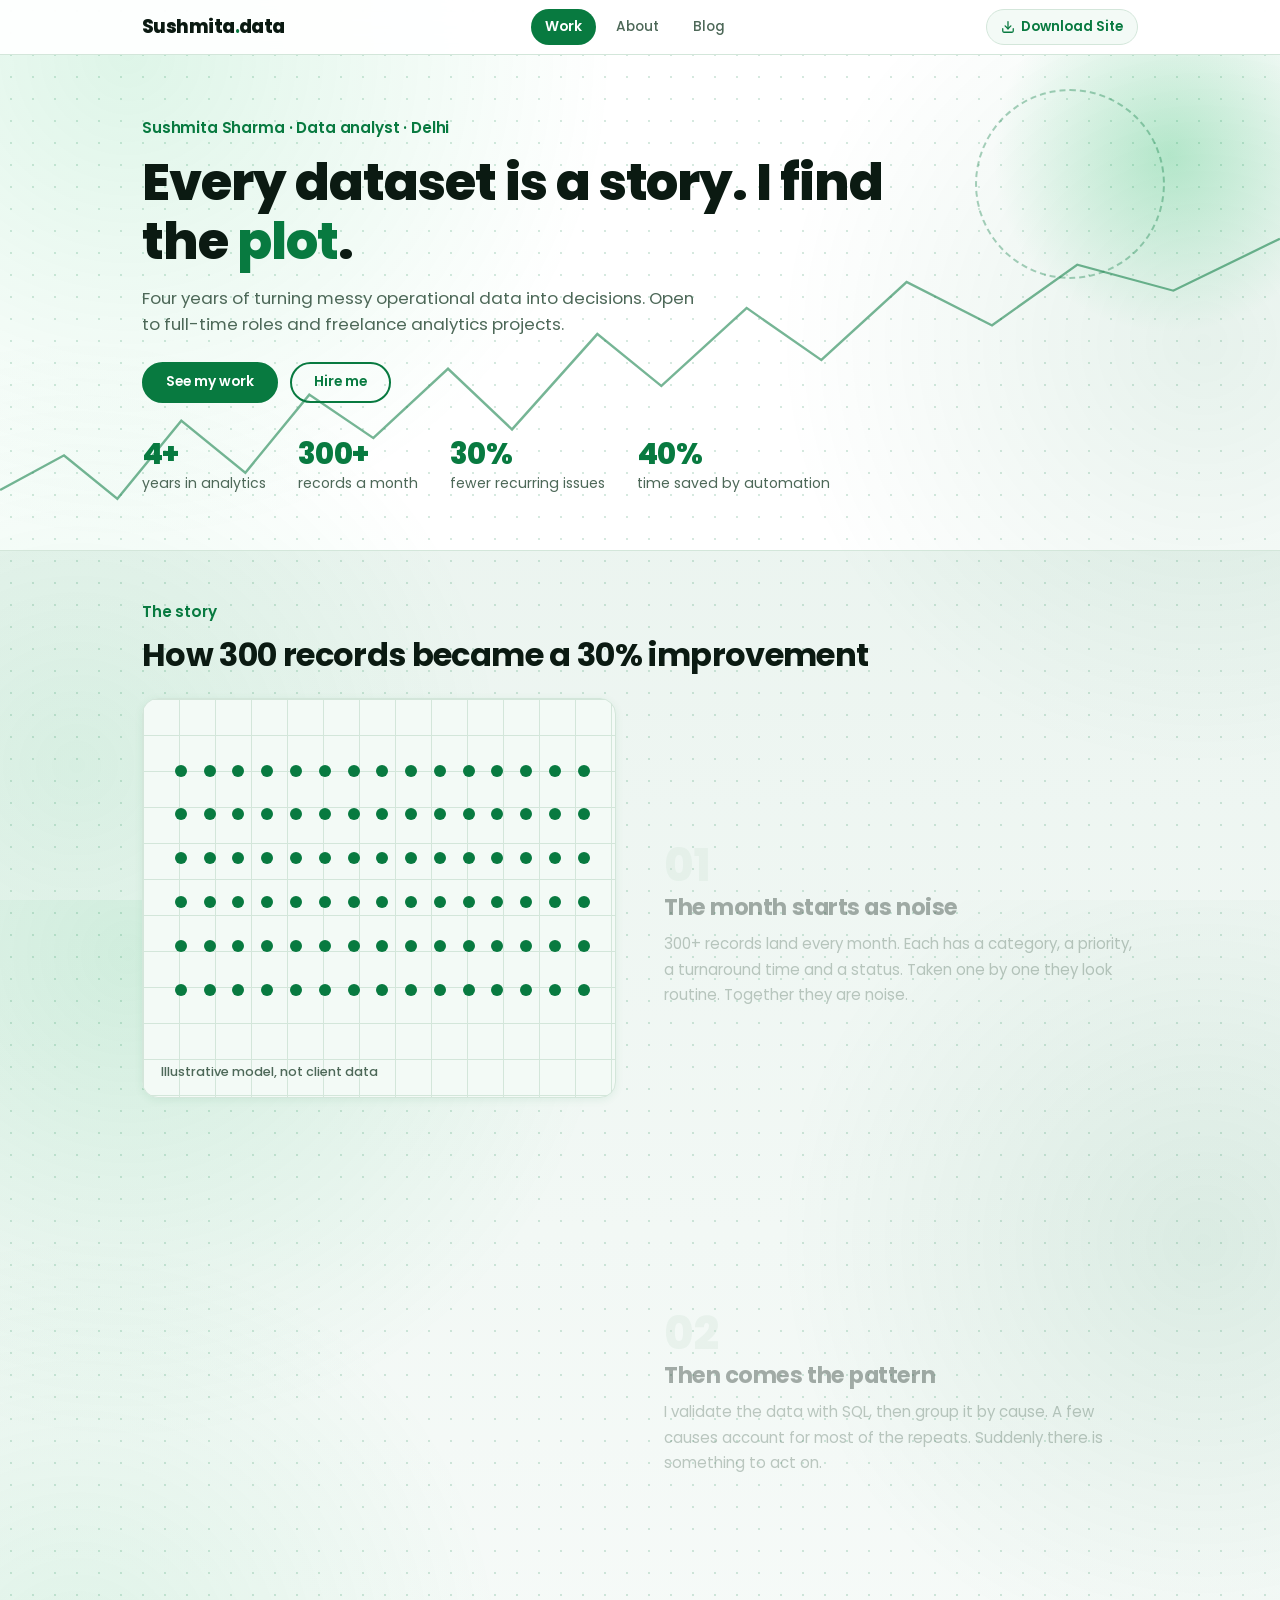
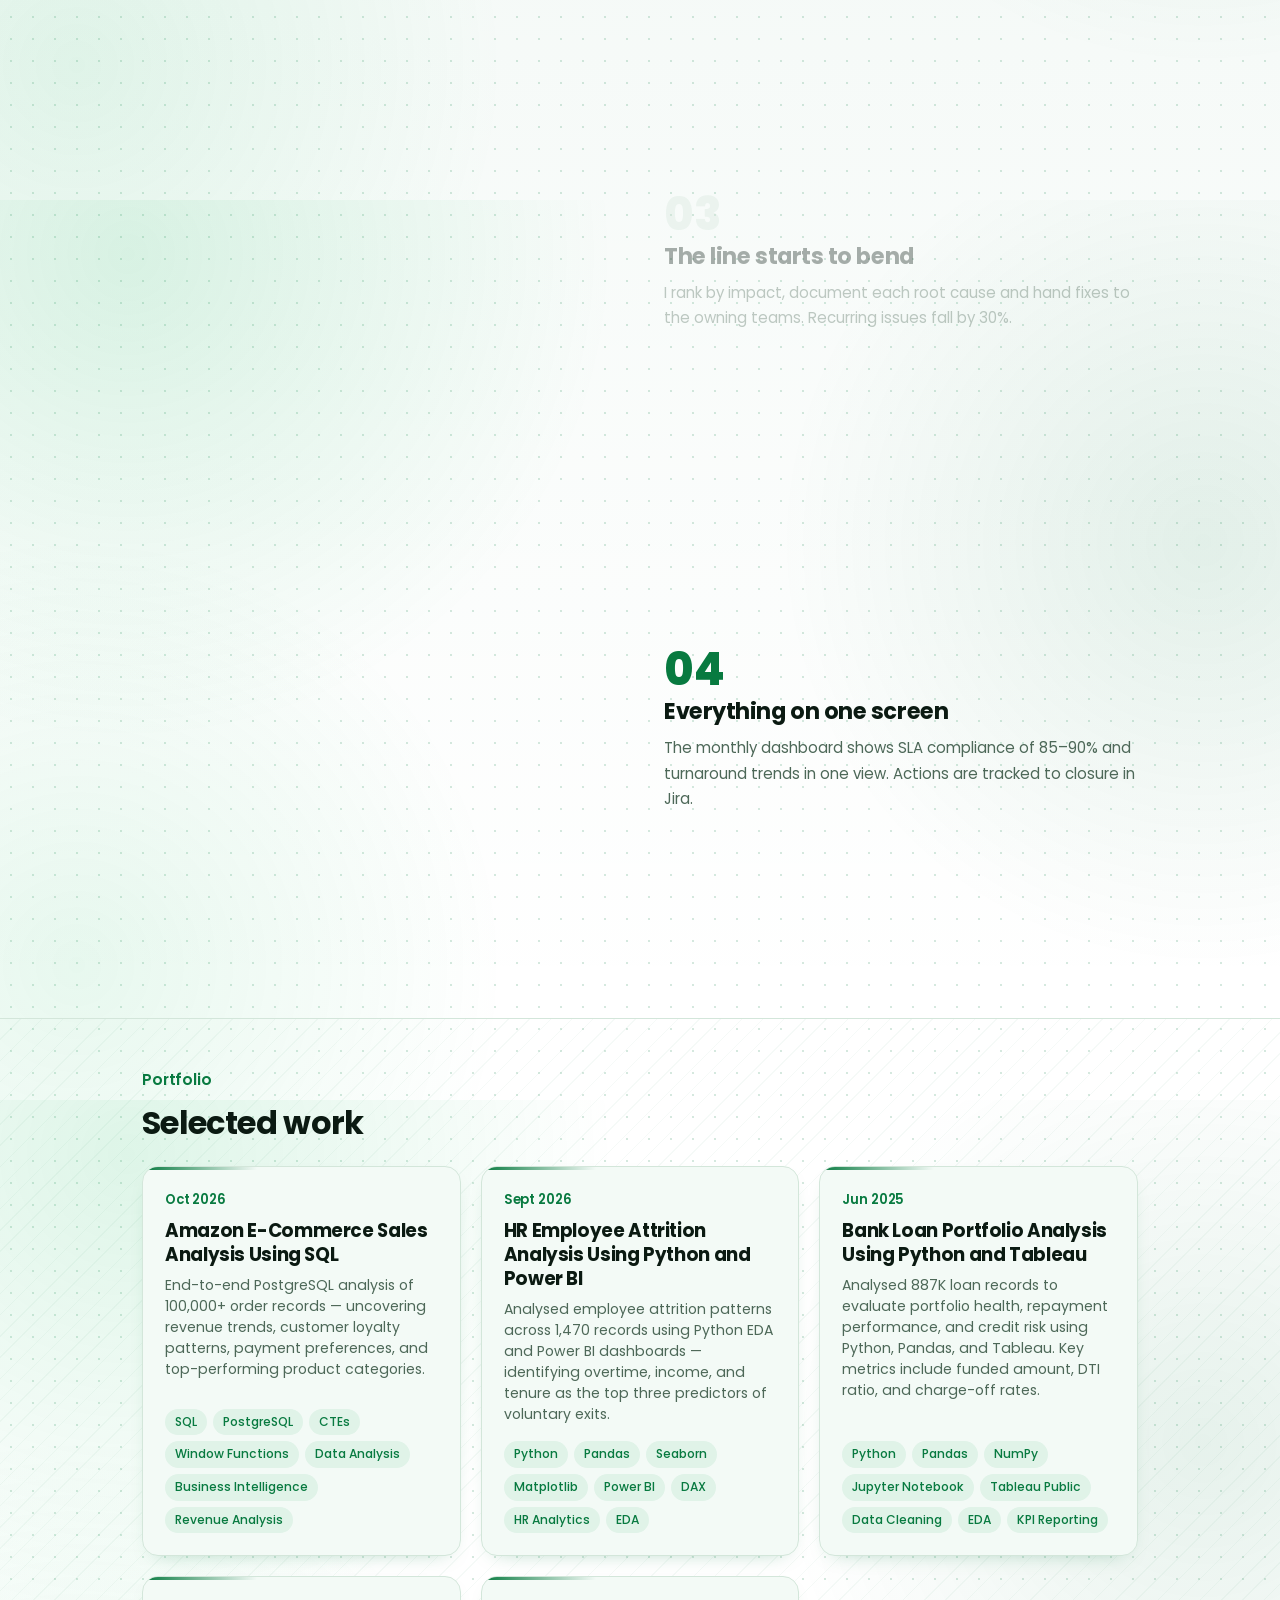
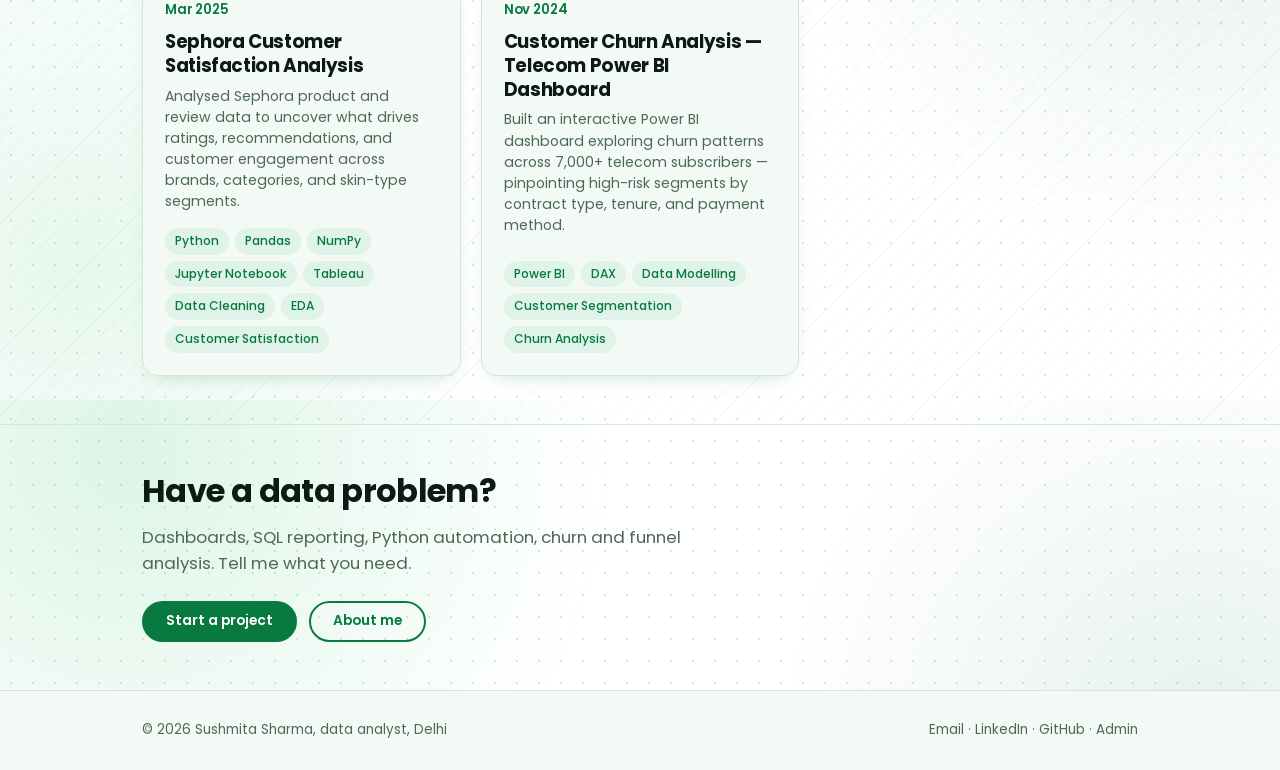
<file: index.html>
<!DOCTYPE html>
<html lang="en">
<head>
  <meta charset="utf-8">
  <meta name="viewport" content="width=device-width, initial-scale=1, viewport-fit=cover">
  <title>Sushmita Sharma | Data Analyst Portfolio: SQL, Python, Power BI</title>
  <meta name="description" content="Portfolio of Sushmita Sharma, a Delhi data analyst with 4+ years in SQL, Python, Power BI and KPI reporting. Case studies, blog and freelance analytics.">
  <meta name="robots" content="index, follow">
  
  <!-- Open Graph / Social Meta -->
  <meta property="og:type" content="website">
  <meta property="og:title" content="Sushmita Sharma | Data Analyst Portfolio: SQL, Python, Power BI">
  <meta property="og:description" content="Portfolio of Sushmita Sharma, a Delhi data analyst with 4+ years in SQL, Python, Power BI and KPI reporting. Case studies, blog and freelance analytics.">
  <meta name="theme-color" content="#ffffff">
  
  <link rel="icon" href="data:image/svg+xml,%3Csvg xmlns='http://www.w3.org/2000/svg' viewBox='0 0 100 100'%3E%3Crect width='100' height='100' rx='22' fill='%23ffffff' stroke='%23087a40' stroke-width='4'/%3E%3Ctext x='50' y='68' font-size='56' text-anchor='middle' fill='%23087a40' font-family='Arial' font-weight='700'%3ESS%3C/text%3E%3C/svg%3E">
  
  <!-- Typography Preconnect -->
  <link rel="preconnect" href="https://fonts.googleapis.com">
  <link rel="preconnect" href="https://fonts.gstatic.com" crossorigin>
  <link href="https://fonts.googleapis.com/css2?family=Poppins:wght@400;500;600;700;800&display=swap" rel="stylesheet">
  
  <!-- Modular Stylesheets (Separation of Concerns) -->
  <link rel="stylesheet" href="css/style.css">
  <link rel="stylesheet" href="css/home.css">
  
  <!-- Structured Data (JSON-LD) -->
  <script type="application/ld+json">
  {
    "@context": "https://schema.org",
    "@type": "Person",
    "name": "Sushmita Sharma",
    "jobTitle": "Data Analyst",
    "email": "mailto:sushmitasharma741@gmail.com",
    "address": {
      "@type": "PostalAddress",
      "addressLocality": "Delhi",
      "addressCountry": "IN"
    },
    "knowsAbout": ["SQL", "Python", "Power BI", "Tableau", "KPI reporting", "Root-cause analysis"],
    "sameAs": [
      "https://www.linkedin.com/in/sushmita-sharma-b5aa95200",
      "https://github.com/Sushmita-Sharma1"
    ]
  }
  </script>
</head>
<body>
  <!-- Accessibility Skip Link -->
  <a href="#app" class="skip-link">Skip to main content</a>

  <!-- Global Header -->
  <header>
    <div class="w">
      <a class="logo" href="index.html">Sushmita<b>.</b>data</a>
      <nav aria-label="Main Navigation">
        <a href="index.html" class="on" aria-current="page">Work</a>
        <a href="about.html">About</a>
        <a href="blog.html">Blog</a>
      </nav>
        <a class="btn-download-nav" href="#" download>
          <svg width="14" height="14" viewBox="0 0 24 24" fill="none" stroke="currentColor" stroke-width="2.2" stroke-linecap="round" stroke-linejoin="round" aria-hidden="true"><path d="M21 15v4a2 2 0 0 1-2 2H5a2 2 0 0 1-2-2v-4"/><polyline points="7 10 12 15 17 10"/><line x1="12" y1="15" x2="12" y2="3"/></svg>
          <span>Download Site</span>
        </a>
    </div>
  </header>

  <!-- Main Content -->
  <main id="app" tabindex="-1">
    <!-- Hero Section -->
    <section class="hero no-border">
      <svg class="hero-chart-svg" viewBox="0 0 1200 400" preserveAspectRatio="none" aria-hidden="true">
        <path class="hero-chart-path" d="M0 330 L60 290 L110 340 L170 250 L230 310 L290 220 L350 270 L420 190 L480 260 L560 150 L620 210 L700 120 L770 180 L850 90 L930 140 L1010 70 L1100 100 L1200 40"/>
      </svg>
      <div class="w">
        <p class="kick">Sushmita Sharma &middot; Data analyst &middot; Delhi</p>
        <h1>Every dataset is a story. I find the <em>plot</em>.</h1>
        <p class="lead">Four years of turning messy operational data into decisions. Open to full-time roles and freelance analytics projects.</p>
        
        <div class="row">
          <a class="btn" href="#cases">See my work</a>
          <a class="btn o" href="mailto:sushmitasharma741@gmail.com?subject=Hiring%20inquiry">Hire me</a>
        </div>

        <div class="stats">
          <div class="stat-item">
            <b>4+</b>
            <span>years in analytics</span>
          </div>
          <div class="stat-item">
            <b>300+</b>
            <span>records a month</span>
          </div>
          <div class="stat-item">
            <b>30%</b>
            <span>fewer recurring issues</span>
          </div>
          <div class="stat-item">
            <b>40%</b>
            <span>time saved by automation</span>
          </div>
        </div>
      </div>
    </section>

    <!-- Interactive Scroll Story Section -->
    <section id="story">
      <div class="w">
        <p class="kick">The story</p>
        <h2>How 300 records became a 30% improvement</h2>
        
        <div class="story">
          <div class="stage" id="stage" role="img" aria-label="Interactive visualization of dots morphing from scattered records to grouped causes to an improving trend">
            <small id="scap">Illustrative model, not client data</small>
          </div>
          
          <div class="chapters">
            <div class="ch" data-i="0">
              <span class="n">01</span>
              <h3>The month starts as noise</h3>
              <p>300+ records land every month. Each has a category, a priority, a turnaround time and a status. Taken one by one they look routine. Together they are noise.</p>
            </div>
            <div class="ch" data-i="1">
              <span class="n">02</span>
              <h3>Then comes the pattern</h3>
              <p>I validate the data with SQL, then group it by cause. A few causes account for most of the repeats. Suddenly there is something to act on.</p>
            </div>
            <div class="ch" data-i="2">
              <span class="n">03</span>
              <h3>The line starts to bend</h3>
              <p>I rank by impact, document each root cause and hand fixes to the owning teams. Recurring issues fall by 30%.</p>
            </div>
            <div class="ch" data-i="3">
              <span class="n">04</span>
              <h3>Everything on one screen</h3>
              <p>The monthly dashboard shows SLA compliance of 85–90% and turnaround trends in one view. Actions are tracked to closure in Jira.</p>
            </div>
          </div>
        </div>
      </div>
    </section>

    <!-- Case Studies Section -->
    <section id="cases">
      <div class="w">
        <p class="kick">Portfolio</p>
        <h2>Selected work</h2>
        <div class="grid" id="works-grid"></div>
      </div>
    </section>

    <!-- Contact & Collaboration Section -->
    <section>
      <div class="w">
        <h2>Have a data problem?</h2>
        <p class="lead">Dashboards, SQL reporting, Python automation, churn and funnel analysis. Tell me what you need.</p>
        <div class="row">
          <a class="btn" href="mailto:sushmitasharma741@gmail.com?subject=Freelance%20project">Start a project</a>
          <a class="btn o" href="about.html">About me</a>
        </div>
      </div>
    </section>
  </main>

  <!-- Global Footer -->
  <footer>
    <div class="w">
      <span>&copy; <span id="yr">2026</span> Sushmita Sharma, data analyst, Delhi</span>
      <span>
        <a href="mailto:sushmitasharma741@gmail.com">Email</a> &middot;
        <a href="https://www.linkedin.com/in/sushmita-sharma-b5aa95200" rel="noopener" target="_blank">LinkedIn</a> &middot;
        <a href="https://github.com/Sushmita-Sharma1" rel="noopener" target="_blank">GitHub</a> &middot;
        <a href="admin.html">Admin</a>
      </span>
    </div>
  </footer>

  <!-- Scripts (Clean Modular Separation) -->
  <script src="data/content.js"></script>
  <script src="js/app.js"></script>
  <script src="js/story.js"></script>
  <script src="js/home.js"></script>
</body>
</html>
</file>
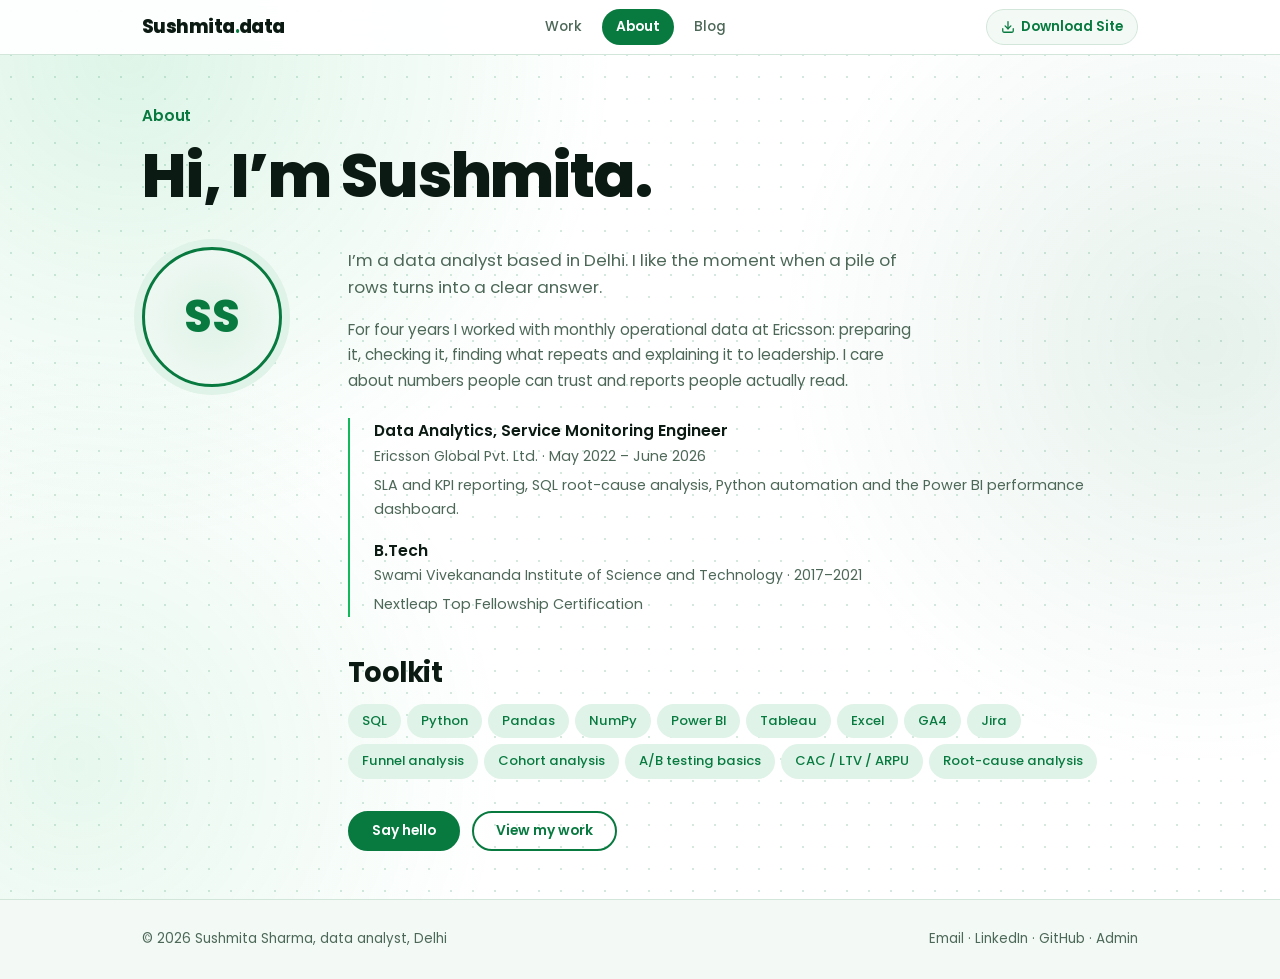
<file: about.html>
<!DOCTYPE html>
<html lang="en">
<head>
  <meta charset="utf-8">
  <meta name="viewport" content="width=device-width, initial-scale=1, viewport-fit=cover">
  <title>About Sushmita Sharma | Data Analyst, Delhi</title>
  <meta name="description" content="About Sushmita Sharma, a Delhi data analyst with 4+ years of SQL, Python and Power BI experience in KPI reporting and root-cause analysis.">
  <meta name="robots" content="index, follow">
  
  <!-- Open Graph / Social Meta -->
  <meta property="og:type" content="website">
  <meta property="og:title" content="About Sushmita Sharma | Data Analyst, Delhi">
  <meta property="og:description" content="About Sushmita Sharma, a Delhi data analyst with 4+ years of SQL, Python and Power BI experience in KPI reporting and root-cause analysis.">
  <meta name="theme-color" content="#ffffff">
  
  <link rel="icon" href="data:image/svg+xml,%3Csvg xmlns='http://www.w3.org/2000/svg' viewBox='0 0 100 100'%3E%3Crect width='100' height='100' rx='22' fill='%23ffffff' stroke='%23087a40' stroke-width='4'/%3E%3Ctext x='50' y='68' font-size='56' text-anchor='middle' fill='%23087a40' font-family='Arial' font-weight='700'%3ESS%3C/text%3E%3C/svg%3E">
  
  <!-- Typography Preconnect -->
  <link rel="preconnect" href="https://fonts.googleapis.com">
  <link rel="preconnect" href="https://fonts.gstatic.com" crossorigin>
  <link href="https://fonts.googleapis.com/css2?family=Poppins:wght@400;500;600;700;800&display=swap" rel="stylesheet">
  
  <!-- Modular Stylesheets (Separation of Concerns) -->
  <link rel="stylesheet" href="css/style.css">
  <link rel="stylesheet" href="css/about.css">
  
  <!-- Structured Data (JSON-LD) -->
  <script type="application/ld+json">
  {
    "@context": "https://schema.org",
    "@type": "Person",
    "name": "Sushmita Sharma",
    "jobTitle": "Data Analyst",
    "email": "mailto:sushmitasharma741@gmail.com",
    "address": {
      "@type": "PostalAddress",
      "addressLocality": "Delhi",
      "addressCountry": "IN"
    },
    "knowsAbout": ["SQL", "Python", "Power BI", "Tableau", "KPI reporting", "Root-cause analysis"],
    "sameAs": [
      "https://www.linkedin.com/in/sushmita-sharma-b5aa95200",
      "https://github.com/Sushmita-Sharma1"
    ]
  }
  </script>
</head>
<body>
  <!-- Accessibility Skip Link -->
  <a href="#app" class="skip-link">Skip to main content</a>

  <!-- Global Header -->
  <header>
    <div class="w">
      <a class="logo" href="index.html">Sushmita<b>.</b>data</a>
      <nav aria-label="Main Navigation">
        <a href="index.html">Work</a>
        <a href="about.html" class="on" aria-current="page">About</a>
        <a href="blog.html">Blog</a>
      </nav>
              <a class="btn-download-nav" href="#" download>
          <svg width="14" height="14" viewBox="0 0 24 24" fill="none" stroke="currentColor" stroke-width="2.2" stroke-linecap="round" stroke-linejoin="round" aria-hidden="true"><path d="M21 15v4a2 2 0 0 1-2 2H5a2 2 0 0 1-2-2v-4"/><polyline points="7 10 12 15 17 10"/><line x1="12" y1="15" x2="12" y2="3"/></svg>
          <span>Download Site</span>
        </a>
    </div>
  </header>

  <!-- Main Content -->
  <main id="app" tabindex="-1">
    <section class="no-border">
      <div class="w">
        <p class="kick">About</p>
        <h1 class="about-hero-title">Hi, I’m Sushmita.</h1>
        
        <div class="about">
          <!-- Monogram Badge Avatar -->
          <div class="mono" aria-hidden="true">SS</div>
          
          <div class="about-content">
            <p class="lead">I’m a data analyst based in Delhi. I like the moment when a pile of rows turns into a clear answer.</p>
            <p class="about-bio">For four years I worked with monthly operational data at Ericsson: preparing it, checking it, finding what repeats and explaining it to leadership. I care about numbers people can trust and reports people actually read.</p>
            
            <!-- Career Timeline -->
            <div class="tl">
              <div class="tl-item">
                <div class="tl-role">Data Analytics, Service Monitoring Engineer</div>
                <div class="tl-company">Ericsson Global Pvt. Ltd. &middot; May 2022 &ndash; June 2026</div>
                <p class="tl-desc">SLA and KPI reporting, SQL root-cause analysis, Python automation and the Power BI performance dashboard.</p>
              </div>
              <div class="tl-item">
                <div class="tl-role">B.Tech</div>
                <div class="tl-company">Swami Vivekananda Institute of Science and Technology &middot; 2017&ndash;2021</div>
                <p class="tl-desc">Nextleap Top Fellowship Certification</p>
              </div>
            </div>

            <!-- Toolkit Section -->
            <h2 class="about-section-heading">Toolkit</h2>
            <div class="chips skills">
              <span>SQL</span>
              <span>Python</span>
              <span>Pandas</span>
              <span>NumPy</span>
              <span>Power BI</span>
              <span>Tableau</span>
              <span>Excel</span>
              <span>GA4</span>
              <span>Jira</span>
              <span>Funnel analysis</span>
              <span>Cohort analysis</span>
              <span>A/B testing basics</span>
              <span>CAC / LTV / ARPU</span>
              <span>Root-cause analysis</span>
            </div>

            <!-- Action Buttons -->
            <div class="row">
              <a class="btn" href="mailto:sushmitasharma741@gmail.com?subject=Hello">Say hello</a>
              <a class="btn o" href="index.html">View my work</a>
            </div>
          </div>
        </div>
      </div>
    </section>
  </main>

  <!-- Global Footer -->
  <footer>
    <div class="w">
      <span>&copy; <span id="yr">2026</span> Sushmita Sharma, data analyst, Delhi</span>
      <span>
        <a href="mailto:sushmitasharma741@gmail.com">Email</a> &middot;
        <a href="https://www.linkedin.com/in/sushmita-sharma-b5aa95200" rel="noopener" target="_blank">LinkedIn</a> &middot;
        <a href="https://github.com/Sushmita-Sharma1" rel="noopener" target="_blank">GitHub</a> &middot;
        <a href="admin.html">Admin</a>
      </span>
    </div>
  </footer>

  <!-- Scripts -->
  <script src="data/content.js"></script>
  <script src="js/app.js"></script>
</body>
</html>
</file>
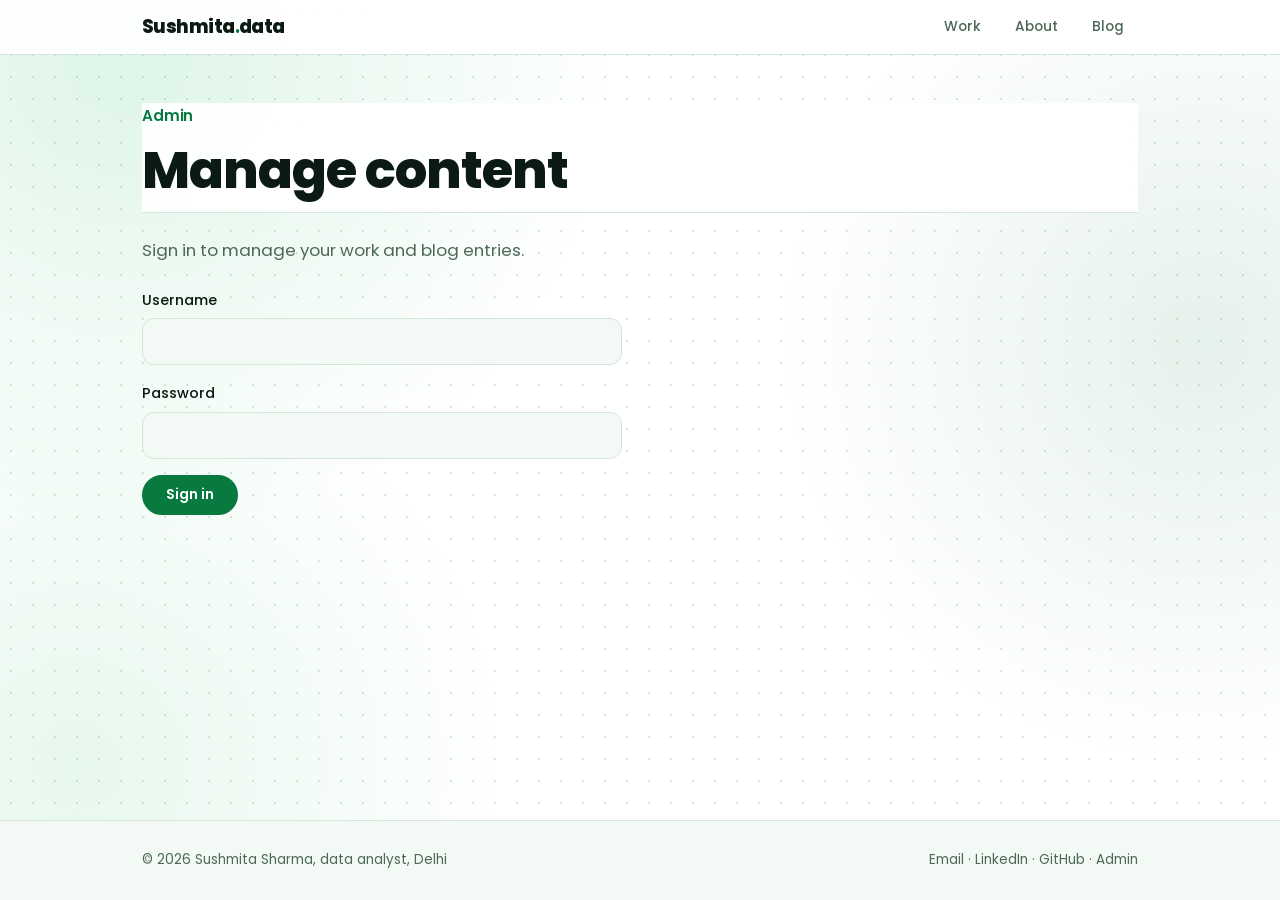
<file: admin.html>
<!DOCTYPE html>
<html lang="en">
<head>
  <meta charset="utf-8">
  <meta name="viewport" content="width=device-width, initial-scale=1, viewport-fit=cover">
  <title>Admin | Sushmita Sharma</title>
  <meta name="description" content="Admin panel for managing portfolio case studies and blog posts.">
  <meta name="robots" content="noindex, nofollow">
  
  <meta property="og:type" content="website">
  <meta property="og:title" content="Admin | Sushmita Sharma">
  <meta property="og:description" content="Admin panel for managing portfolio case studies and blog posts.">
  <meta name="theme-color" content="#ffffff">
  
  <link rel="icon" href="data:image/svg+xml,%3Csvg xmlns='http://www.w3.org/2000/svg' viewBox='0 0 100 100'%3E%3Crect width='100' height='100' rx='22' fill='%23ffffff' stroke='%23087a40' stroke-width='4'/%3E%3Ctext x='50' y='68' font-size='56' text-anchor='middle' fill='%23087a40' font-family='Arial' font-weight='700'%3ESS%3C/text%3E%3C/svg%3E">
  
  <!-- Typography Preconnect -->
  <link rel="preconnect" href="https://fonts.googleapis.com">
  <link rel="preconnect" href="https://fonts.gstatic.com" crossorigin>
  <link href="https://fonts.googleapis.com/css2?family=Poppins:wght@400;500;600;700;800&display=swap" rel="stylesheet">
  
  <!-- Modular Stylesheets (Separation of Concerns) -->
  <link rel="stylesheet" href="css/style.css">
  <link rel="stylesheet" href="css/admin.css">
</head>
<body>
  <!-- Accessibility Skip Link -->
  <a href="#app" class="skip-link">Skip to main content</a>

  <!-- Global Header -->
  <header>
    <div class="w">
      <a class="logo" href="index.html">Sushmita<b>.</b>data</a>
      <nav aria-label="Main Navigation">
        <a href="index.html">Work</a>
        <a href="about.html">About</a>
        <a href="blog.html">Blog</a>
      </nav>
    </div>
  </header>

  <!-- Main Content Area -->
  <main id="app" tabindex="-1">
    <section class="no-border">
      <div class="w">
        <header class="admin-header">
          <p class="kick">Admin</p>
          <h1 class="full-width">Manage content</h1>
        </header>

        <!-- Authentication Gate -->
        <div id="gate">
          <p class="lead">Sign in to manage your work and blog entries.</p>
          <form class="auth-form" id="lf">
            <label for="admin-username">
              Username
              <input id="admin-username" name="username" autocomplete="username" required maxlength="64">
            </label>
            <label for="admin-password">
              Password
              <input id="admin-password" name="password" type="password" autocomplete="current-password" required maxlength="200">
            </label>
            <div>
              <button type="submit">Sign in</button>
            </div>
            <p class="auth-status" id="lmsg" role="alert"></p>
          </form>
        </div>

        <!-- Management Panel (Shown when authenticated) -->
        <div id="panel" hidden>
          <div class="session-bar">
            <span class="note">Signed in as administrator</span>
            <button class="o" id="logout" type="button">Log out</button>
          </div>

          <!-- Website Connection Card -->
          <div class="card connection-card">
            <h3>Connect your website</h3>
            <p class="note" id="filenote">Enter your website address and a GitHub access token once. After that, every add, edit and delete is saved to your website automatically.</p>
            
            <form id="gf">
              <label for="gh-url">
                Website URL
                <input id="gh-url" name="url" required placeholder="https://yourname.github.io/portfolio">
              </label>
              <label for="gh-repo">
                GitHub repository (auto-filled for github.io addresses)
                <input id="gh-repo" name="repo" placeholder="owner/repo">
              </label>
              <label for="gh-branch">
                Branch
                <input id="gh-branch" name="branch" value="main">
              </label>
              <label for="gh-token">
                GitHub access token
                <input id="gh-token" name="token" type="password" required autocomplete="off">
              </label>
              <details>
                <summary>How do I get a GitHub token?</summary>
                <p class="note">On GitHub: Settings &rarr; Developer settings &rarr; Personal access tokens &rarr; Fine-grained tokens &rarr; Generate new token. Select only your website repository and set <b>Contents</b> permissions to <b>Read and write</b>. Paste the generated token above.</p>
              </details>
              <div>
                <button type="submit">Connect website</button>
              </div>
            </form>

            <div class="button-row">
              <button class="o" id="connect" type="button">Use a local file instead</button>
              <button class="o" id="forget" type="button" hidden>Disconnect</button>
              <button class="o" id="dl" type="button">Download a copy</button>
              <button class="o" id="dlmap" type="button">Download sitemap.xml</button>
            </div>
          </div>

          <!-- Content Editor Section -->
          <div class="editor-layout" id="editor" hidden>
            <form id="f">
              <input type="hidden" name="orig">
              <label for="entry-kind">
                Type
                <select id="entry-kind" name="kind">
                  <option value="works">Work portfolio page</option>
                  <option value="posts">Blog post</option>
                </select>
              </label>
              <label for="entry-title">
                Title
                <input id="entry-title" name="title" required maxlength="120">
              </label>
              <label for="entry-slug">
                Slug (used in the page address)
                <input id="entry-slug" name="slug" required maxlength="80" pattern="[a-z0-9]+(-[a-z0-9]+)*" title="lowercase letters, numbers and hyphens">
              </label>
              <label for="entry-summary">
                Short summary
                <input id="entry-summary" name="summary" required maxlength="200">
              </label>
              <label for="entry-tags">
                Tags (comma separated)
                <input id="entry-tags" name="tags" placeholder="SQL, Power BI">
              </label>
              <label for="entry-date">
                Date
                <input id="entry-date" name="date" type="date" required>
              </label>
              <label for="entry-body">
                Content
                <textarea id="entry-body" name="body" required maxlength="50000" placeholder="Use ## for headings, - for bullets, a blank line between paragraphs."></textarea>
              </label>
              <label for="entry-dashboard-url" id="dashboard-url-field">
                Dashboard / Live Preview URL <span class="note" style="display:inline;font-weight:400;">(optional — works entries only; embed an iframe on the detail page)</span>
                <input id="entry-dashboard-url" name="dashboardUrl" type="url" placeholder="https://public.tableau.com/…" maxlength="2048">
              </label>

              <!-- Video Upload (works entries only) -->
              <div id="video-upload-field">
                <label for="entry-video" style="margin-bottom:6px;">
                  Project Video <span class="note" style="display:inline;font-weight:400;">(optional — MP4/WebM/OGG, shown as a player on the detail page)</span>
                </label>
                <div class="video-upload-box" id="video-upload-box">
                  <input id="entry-video" name="video" type="file" accept="video/mp4,video/webm,video/ogg" class="video-file-input">
                  <div class="video-upload-prompt" id="video-upload-prompt">
                    <svg width="28" height="28" viewBox="0 0 24 24" fill="none" stroke="currentColor" stroke-width="1.8" stroke-linecap="round" stroke-linejoin="round" aria-hidden="true"><path d="M21 15v4a2 2 0 0 1-2 2H5a2 2 0 0 1-2-2v-4"/><polyline points="17 8 12 3 7 8"/><line x1="12" y1="3" x2="12" y2="15"/></svg>
                    <span>Click to choose a video file<br><small>MP4 · WebM · OGG</small></span>
                  </div>
                  <div class="video-preview-wrap" id="video-preview-wrap" hidden>
                    <video id="video-preview" controls muted class="video-preview-player"></video>
                    <div class="video-meta" id="video-meta"></div>
                    <button type="button" class="o video-clear-btn" id="video-clear-btn">Remove video</button>
                  </div>
                </div>
                <!-- Shows current saved path when editing an entry that already has a video -->
                <div class="video-current" id="video-current" hidden>
                  <span class="note">Current video: </span><span id="video-current-path" class="video-current-path"></span>
                  <button type="button" class="o" id="video-remove-saved-btn" style="padding:4px 12px;font-size:0.8rem;">Remove</button>
                </div>
              </div>

              <!-- Images & Documents Attachments (works and blog) -->
              <div id="attachments-field">
                <label style="margin-bottom:8px;display:block;">
                  Images &amp; Documents
                  <span class="note" style="display:inline;font-weight:400;">(optional — upload multiple files, then drag to set display order)</span>
                </label>
                <div class="attach-dropzone" id="attach-dropzone">
                  <input
                    id="entry-attachments"
                    type="file"
                    accept="image/*,.pdf,.doc,.docx,.xls,.xlsx,.ppt,.pptx,.txt,.csv"
                    multiple
                    class="attach-file-input"
                  >
                  <div class="attach-dropzone-prompt">
                    <svg width="30" height="30" viewBox="0 0 24 24" fill="none" stroke="currentColor" stroke-width="1.8" stroke-linecap="round" stroke-linejoin="round" aria-hidden="true"><path d="M21 15v4a2 2 0 0 1-2 2H5a2 2 0 0 1-2-2v-4"/><polyline points="17 8 12 3 7 8"/><line x1="12" y1="3" x2="12" y2="15"/></svg>
                    <span>Click or drag &amp; drop files here</span>
                    <small>JPG &middot; PNG &middot; GIF &middot; WebP &middot; PDF &middot; DOC &middot; XLS &middot; and more</small>
                  </div>
                </div>
                <!-- Sortable attachment grid rendered by JS -->
                <div class="attach-grid" id="attach-grid"></div>
              </div>

              <div class="form-actions">
                <button type="submit" id="save">Add entry</button>
                <button type="button" class="o" id="cancel" hidden>Cancel edit</button>
              </div>
              <p class="auth-status" id="msg" role="status"></p>
            </form>

            <!-- Entries List -->
            <div class="entries-container">
              <h2 class="entries-heading">All entries</h2>
              <div class="entries-list" id="entries"></div>
            </div>
          </div>
        </div>
      </div>
    </section>
  </main>

  <!-- Global Footer -->
  <footer>
    <div class="w">
      <span>&copy; <span id="yr">2026</span> Sushmita Sharma, data analyst, Delhi</span>
      <span>
        <a href="mailto:sushmitasharma741@gmail.com">Email</a> &middot;
        <a href="https://www.linkedin.com/in/sushmita-sharma-b5aa95200" rel="noopener" target="_blank">LinkedIn</a> &middot;
        <a href="https://github.com/Sushmita-Sharma1" rel="noopener" target="_blank">GitHub</a> &middot;
        <a href="admin.html">Admin</a>
      </span>
    </div>
  </footer>

  <!-- Scripts -->
  <script src="data/content.js"></script>
  <script src="data/auth.js"></script>
  <script src="js/auth.js"></script>
  <script src="js/app.js"></script>
  <script src="js/admin.js"></script>
</body>
</html>
</file>
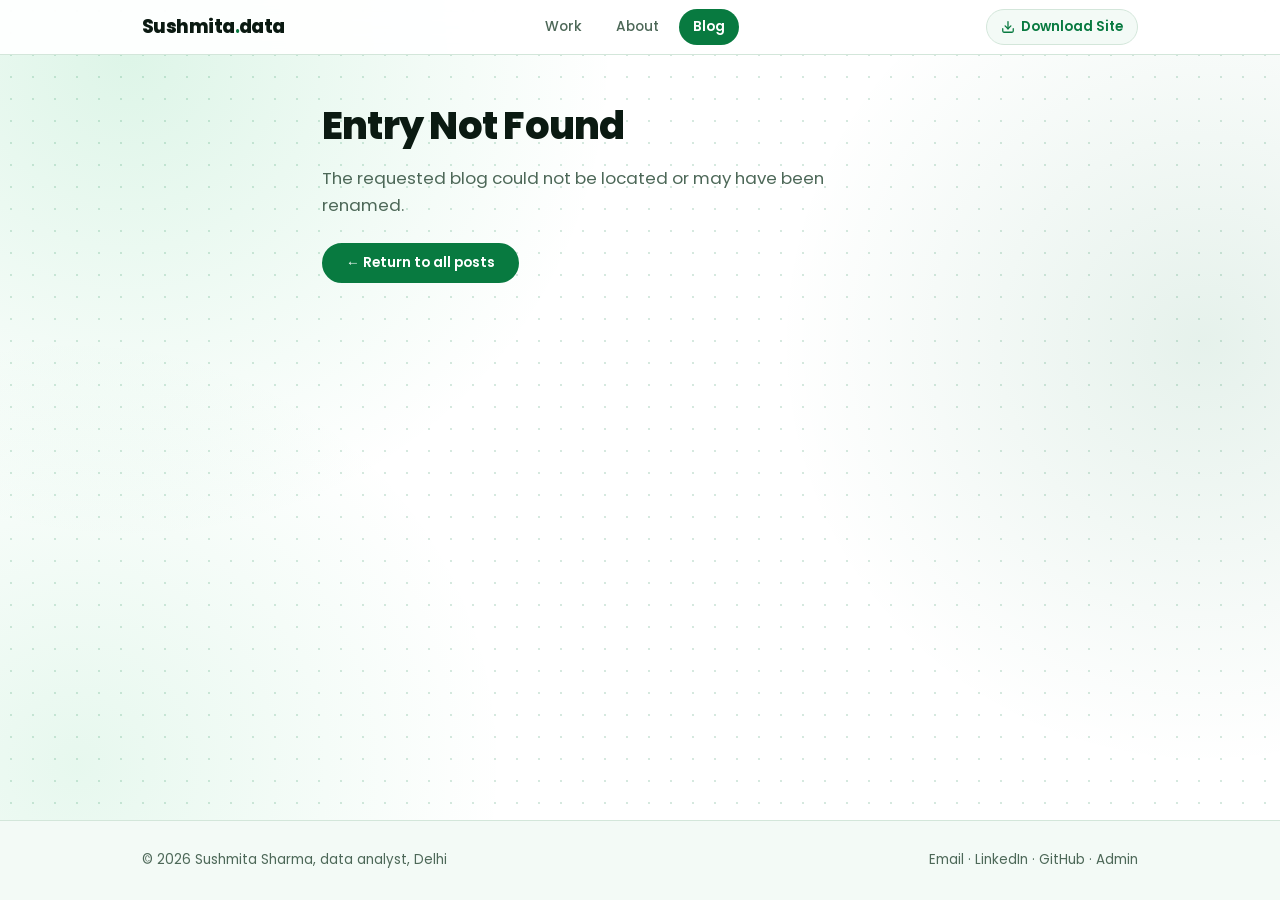
<file: blog-post.html>
<!DOCTYPE html>
<html lang="en">
<head>
  <meta charset="utf-8">
  <meta name="viewport" content="width=device-width, initial-scale=1, viewport-fit=cover">
  <title>Blog Post | Sushmita Sharma</title>
  <meta name="description" content="A blog post by Sushmita Sharma on data analysis.">
  <meta name="robots" content="index, follow">
  
  <!-- Open Graph / Social Meta -->
  <meta property="og:type" content="website">
  <meta property="og:title" content="Blog Post | Sushmita Sharma">
  <meta property="og:description" content="A blog post by Sushmita Sharma on data analysis.">
  <meta name="theme-color" content="#ffffff">
  
  <link rel="icon" href="data:image/svg+xml,%3Csvg xmlns='http://www.w3.org/2000/svg' viewBox='0 0 100 100'%3E%3Crect width='100' height='100' rx='22' fill='%23ffffff' stroke='%23087a40' stroke-width='4'/%3E%3Ctext x='50' y='68' font-size='56' text-anchor='middle' fill='%23087a40' font-family='Arial' font-weight='700'%3ESS%3C/text%3E%3C/svg%3E">
  
  <!-- Typography Preconnect -->
  <link rel="preconnect" href="https://fonts.googleapis.com">
  <link rel="preconnect" href="https://fonts.gstatic.com" crossorigin>
  <link href="https://fonts.googleapis.com/css2?family=Poppins:wght@400;500;600;700;800&display=swap" rel="stylesheet">
  
  <!-- Modular Stylesheets (Separation of Concerns) -->
  <link rel="stylesheet" href="css/style.css">
  <link rel="stylesheet" href="css/detail.css">
</head>
<body data-kind="blog">
  <!-- Accessibility Skip Link -->
  <a href="#app" class="skip-link">Skip to main content</a>

  <!-- Global Header -->
  <header>
    <div class="w">
      <a class="logo" href="index.html">Sushmita<b>.</b>data</a>
      <nav aria-label="Main Navigation">
        <a href="index.html">Work</a>
        <a href="about.html">About</a>
        <a href="blog.html" class="on" aria-current="page">Blog</a>
      </nav>
          <a class="btn-download-nav" href="#" download>
          <svg width="14" height="14" viewBox="0 0 24 24" fill="none" stroke="currentColor" stroke-width="2.2" stroke-linecap="round" stroke-linejoin="round" aria-hidden="true"><path d="M21 15v4a2 2 0 0 1-2 2H5a2 2 0 0 1-2-2v-4"/><polyline points="7 10 12 15 17 10"/><line x1="12" y1="15" x2="12" y2="3"/></svg>
          <span>Download Site</span>
        </a>
    </div>
  </header>

  <!-- Main Content Area -->
  <main id="app" tabindex="-1">
    <article class="art" id="art">
      <p class="note">Loading post details&hellip;</p>
    </article>
  </main>

  <!-- Global Footer -->
  <footer>
    <div class="w">
      <span>&copy; <span id="yr">2026</span> Sushmita Sharma, data analyst, Delhi</span>
      <span>
        <a href="mailto:sushmitasharma741@gmail.com">Email</a> &middot;
        <a href="https://www.linkedin.com/in/sushmita-sharma-b5aa95200" rel="noopener" target="_blank">LinkedIn</a> &middot;
        <a href="https://github.com/Sushmita-Sharma1" rel="noopener" target="_blank">GitHub</a> &middot;
        <a href="admin.html">Admin</a>
      </span>
    </div>
  </footer>

  <!-- Scripts -->
  <script src="data/content.js"></script>
  <script src="js/app.js"></script>
  <script src="js/detail.js"></script>
</body>
</html>
</file>
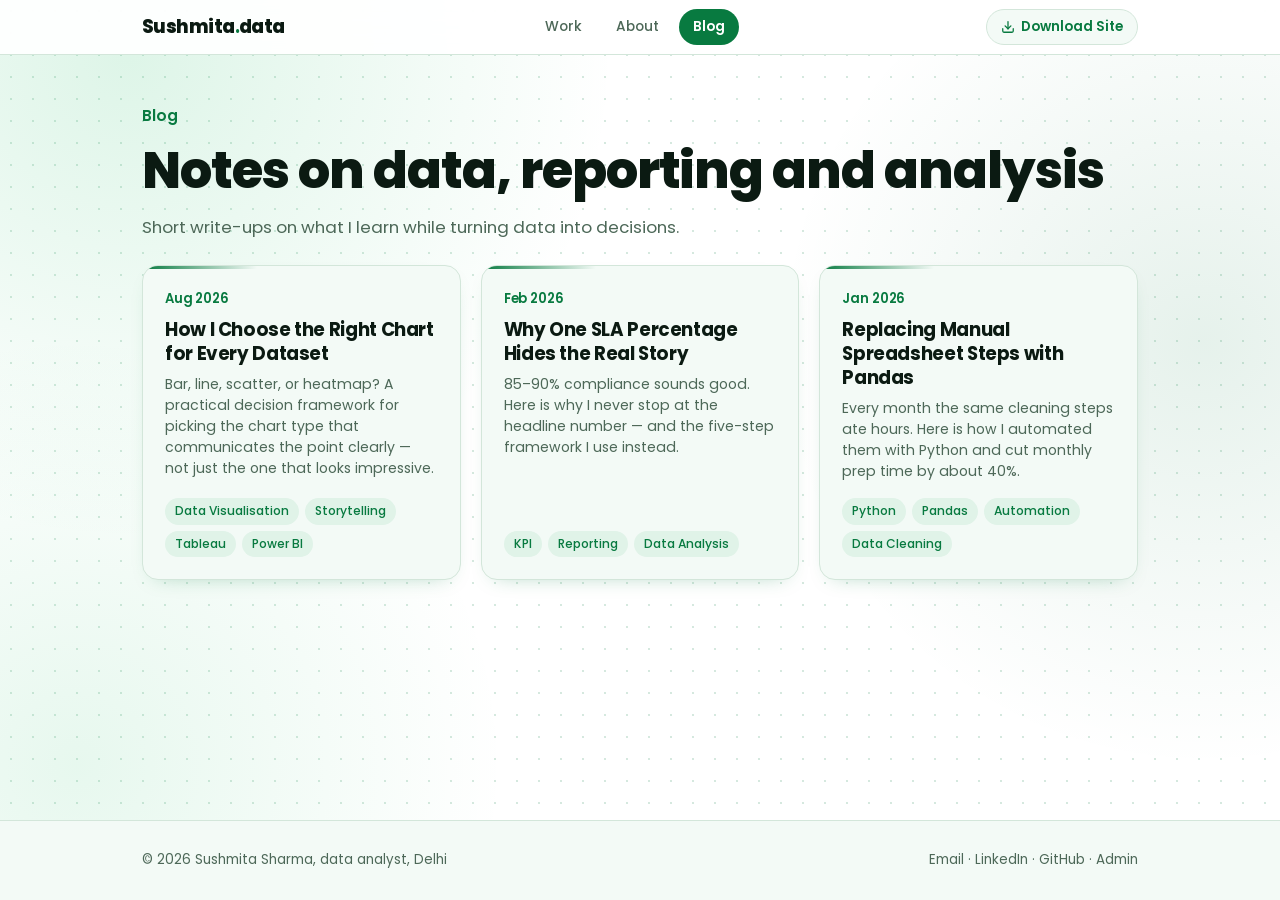
<file: blog.html>
<!DOCTYPE html>
<html lang="en">
<head>
  <meta charset="utf-8">
  <meta name="viewport" content="width=device-width, initial-scale=1, viewport-fit=cover">
  <title>Blog | Notes on Data Analysis by Sushmita Sharma</title>
  <meta name="description" content="Notes on data analysis, KPI reporting, SQL and Python by Sushmita Sharma.">
  <meta name="robots" content="index, follow">
  
  <!-- Open Graph / Social Meta -->
  <meta property="og:type" content="website">
  <meta property="og:title" content="Blog | Notes on Data Analysis by Sushmita Sharma">
  <meta property="og:description" content="Notes on data analysis, KPI reporting, SQL and Python by Sushmita Sharma.">
  <meta name="theme-color" content="#ffffff">
  
  <link rel="icon" href="data:image/svg+xml,%3Csvg xmlns='http://www.w3.org/2000/svg' viewBox='0 0 100 100'%3E%3Crect width='100' height='100' rx='22' fill='%23ffffff' stroke='%23087a40' stroke-width='4'/%3E%3Ctext x='50' y='68' font-size='56' text-anchor='middle' fill='%23087a40' font-family='Arial' font-weight='700'%3ESS%3C/text%3E%3C/svg%3E">
  
  <!-- Typography Preconnect -->
  <link rel="preconnect" href="https://fonts.googleapis.com">
  <link rel="preconnect" href="https://fonts.gstatic.com" crossorigin>
  <link href="https://fonts.googleapis.com/css2?family=Poppins:wght@400;500;600;700;800&display=swap" rel="stylesheet">
  
  <!-- Modular Stylesheets -->
  <link rel="stylesheet" href="css/style.css">
</head>
<body data-kind="blog">
  <!-- Accessibility Skip Link -->
  <a href="#app" class="skip-link">Skip to main content</a>

  <!-- Global Header -->
  <header>
    <div class="w">
      <a class="logo" href="index.html">Sushmita<b>.</b>data</a>
      <nav aria-label="Main Navigation">
        <a href="index.html">Work</a>
        <a href="about.html">About</a>
        <a href="blog.html" class="on" aria-current="page">Blog</a>
      </nav>
              <a class="btn-download-nav" href="#" download>
          <svg width="14" height="14" viewBox="0 0 24 24" fill="none" stroke="currentColor" stroke-width="2.2" stroke-linecap="round" stroke-linejoin="round" aria-hidden="true"><path d="M21 15v4a2 2 0 0 1-2 2H5a2 2 0 0 1-2-2v-4"/><polyline points="7 10 12 15 17 10"/><line x1="12" y1="15" x2="12" y2="3"/></svg>
          <span>Download Site</span>
        </a>
    </div>
  </header>

  <!-- Main Content Area -->
  <main id="app" tabindex="-1">
    <section class="no-border">
      <div class="w">
        <p class="kick">Blog</p>
        <h1 class="full-width">Notes on data, reporting and analysis</h1>
        <p class="lead">Short write-ups on what I learn while turning data into decisions.</p>
        <div class="grid" id="grid"></div>
      </div>
    </section>
  </main>

  <!-- Global Footer -->
  <footer>
    <div class="w">
      <span>&copy; <span id="yr">2026</span> Sushmita Sharma, data analyst, Delhi</span>
      <span>
        <a href="mailto:sushmitasharma741@gmail.com">Email</a> &middot;
        <a href="https://www.linkedin.com/in/sushmita-sharma-b5aa95200" rel="noopener" target="_blank">LinkedIn</a> &middot;
        <a href="https://github.com/Sushmita-Sharma1" rel="noopener" target="_blank">GitHub</a> &middot;
        <a href="admin.html">Admin</a>
      </span>
    </div>
  </footer>

  <!-- Scripts -->
  <script src="data/content.js"></script>
  <script src="js/app.js"></script>
  <script src="js/list.js"></script>
</body>
</html>
</file>
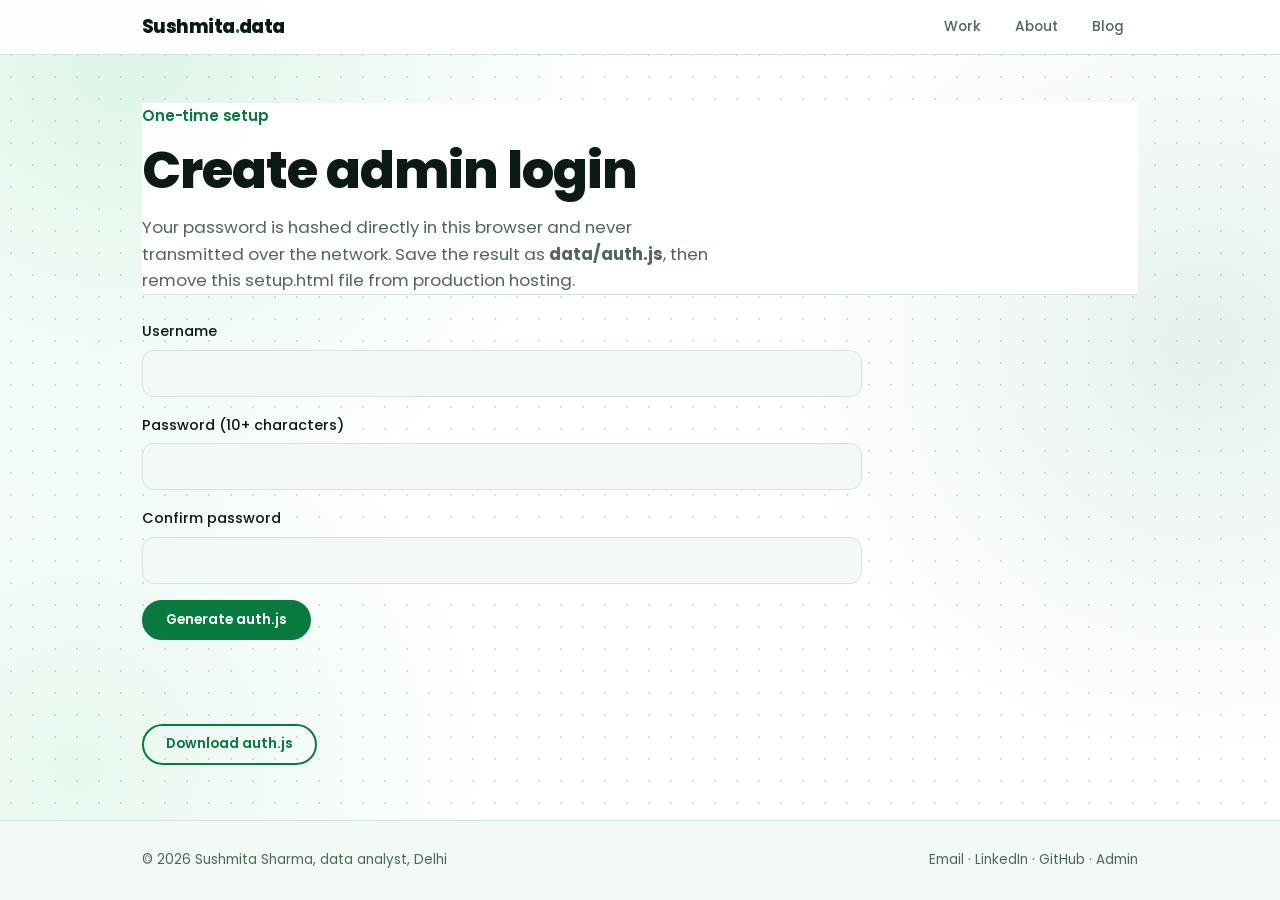
<file: setup.html>
<!DOCTYPE html>
<html lang="en">
<head>
  <meta charset="utf-8">
  <meta name="viewport" content="width=device-width, initial-scale=1, viewport-fit=cover">
  <title>Setup | Sushmita Sharma</title>
  <meta name="description" content="Create admin login credentials securely.">
  <meta name="robots" content="noindex, nofollow">
  
  <meta property="og:type" content="website">
  <meta property="og:title" content="Setup | Sushmita Sharma">
  <meta property="og:description" content="Create admin login credentials securely.">
  <meta name="theme-color" content="#ffffff">
  
  <link rel="icon" href="data:image/svg+xml,%3Csvg xmlns='http://www.w3.org/2000/svg' viewBox='0 0 100 100'%3E%3Crect width='100' height='100' rx='22' fill='%23ffffff' stroke='%23087a40' stroke-width='4'/%3E%3Ctext x='50' y='68' font-size='56' text-anchor='middle' fill='%23087a40' font-family='Arial' font-weight='700'%3ESS%3C/text%3E%3C/svg%3E">
  
  <!-- Typography Preconnect -->
  <link rel="preconnect" href="https://fonts.googleapis.com">
  <link rel="preconnect" href="https://fonts.gstatic.com" crossorigin>
  <link href="https://fonts.googleapis.com/css2?family=Poppins:wght@400;500;600;700;800&display=swap" rel="stylesheet">
  
  <!-- Modular Stylesheets (Separation of Concerns) -->
  <link rel="stylesheet" href="css/style.css">
  <link rel="stylesheet" href="css/admin.css">
</head>
<body>
  <!-- Accessibility Skip Link -->
  <a href="#app" class="skip-link">Skip to main content</a>

  <!-- Global Header -->
  <header>
    <div class="w">
      <a class="logo" href="index.html">Sushmita<b>.</b>data</a>
      <nav aria-label="Main Navigation">
        <a href="index.html">Work</a>
        <a href="about.html">About</a>
        <a href="blog.html">Blog</a>
      </nav>
    </div>
  </header>

  <!-- Main Content Area -->
  <main id="app" tabindex="-1">
    <section class="no-border">
      <div class="w">
        <header class="admin-header">
          <p class="kick">One-time setup</p>
          <h1 class="full-width">Create admin login</h1>
          <p class="lead">Your password is hashed directly in this browser and never transmitted over the network. Save the result as <b>data/auth.js</b>, then remove this setup.html file from production hosting.</p>
        </header>

        <form class="auth-form" id="sf">
          <label for="setup-username">
            Username
            <input id="setup-username" name="username" autocomplete="username" required maxlength="64">
          </label>
          <label for="setup-password">
            Password (10+ characters)
            <input id="setup-password" name="password" type="password" autocomplete="new-password" required minlength="10">
          </label>
          <label for="setup-confirm">
            Confirm password
            <input id="setup-confirm" name="confirm" type="password" autocomplete="new-password" required>
          </label>
          <div>
            <button type="submit">Generate auth.js</button>
          </div>
          <p class="auth-status" id="msg" role="status"></p>

          <label for="out" class="sr-only">Generated JavaScript output</label>
          <textarea class="setup-output" id="out" readonly hidden></textarea>
          
          <div>
            <button class="o" type="button" id="dlauth" hidden>Download auth.js</button>
          </div>
        </form>
      </div>
    </section>
  </main>

  <!-- Global Footer -->
  <footer>
    <div class="w">
      <span>&copy; <span id="yr">2026</span> Sushmita Sharma, data analyst, Delhi</span>
      <span>
        <a href="mailto:sushmitasharma741@gmail.com">Email</a> &middot;
        <a href="https://www.linkedin.com/in/sushmita-sharma-b5aa95200" rel="noopener" target="_blank">LinkedIn</a> &middot;
        <a href="https://github.com/Sushmita-Sharma1" rel="noopener" target="_blank">GitHub</a> &middot;
        <a href="admin.html">Admin</a>
      </span>
    </div>
  </footer>

  <!-- Scripts -->
  <script src="js/auth.js"></script>
  <script src="js/setup.js"></script>
</body>
</html>
</file>
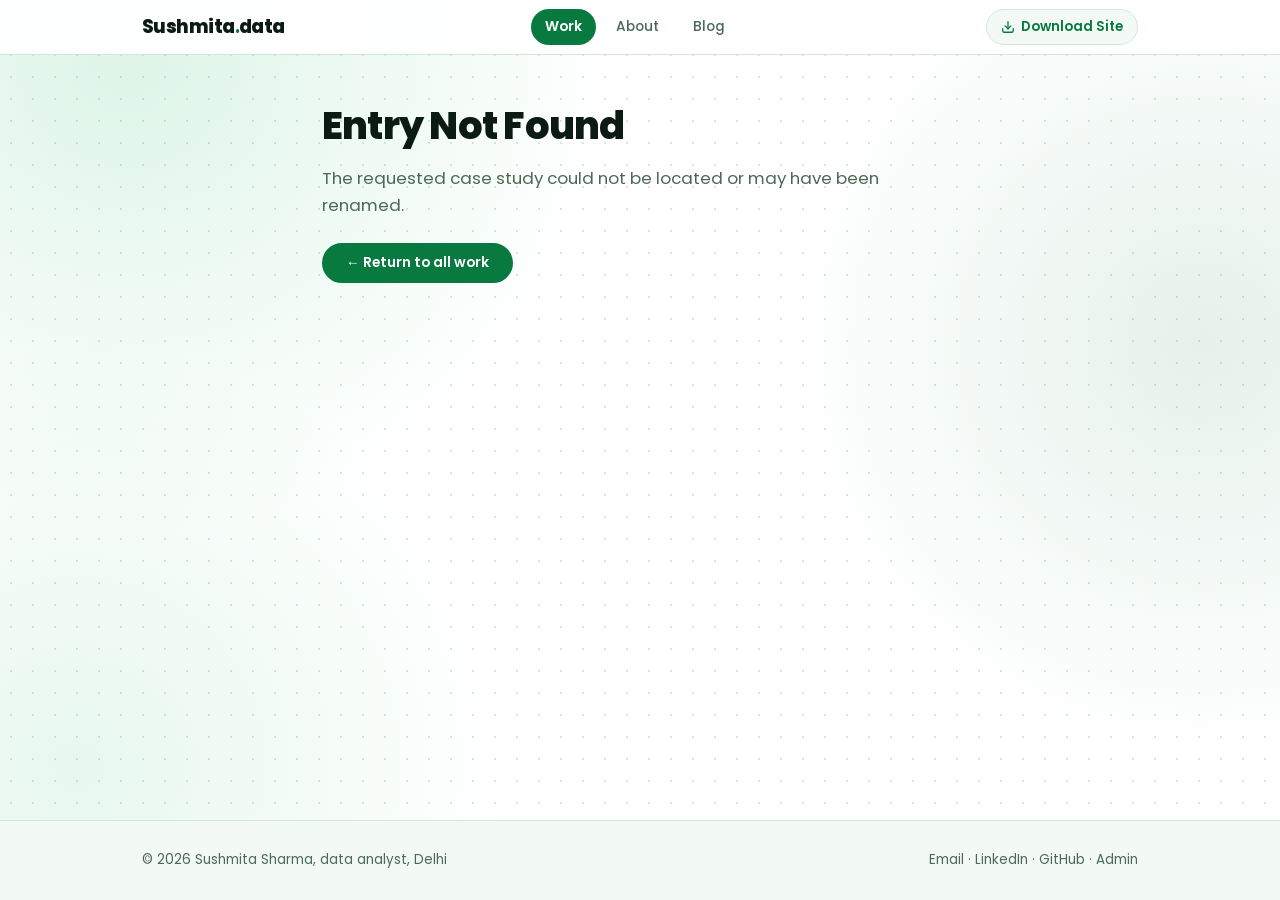
<file: work-detail.html>
<!DOCTYPE html>
<html lang="en">
<head>
  <meta charset="utf-8">
  <meta name="viewport" content="width=device-width, initial-scale=1, viewport-fit=cover">
  <title>Case Study | Sushmita Sharma</title>
  <meta name="description" content="Data analytics case study by Sushmita Sharma.">
  <meta name="robots" content="index, follow">
  
  <!-- Open Graph / Social Meta -->
  <meta property="og:type" content="website">
  <meta property="og:title" content="Case Study | Sushmita Sharma">
  <meta property="og:description" content="Data analytics case study by Sushmita Sharma.">
  <meta name="theme-color" content="#ffffff">
  
  <link rel="icon" href="data:image/svg+xml,%3Csvg xmlns='http://www.w3.org/2000/svg' viewBox='0 0 100 100'%3E%3Crect width='100' height='100' rx='22' fill='%23ffffff' stroke='%23087a40' stroke-width='4'/%3E%3Ctext x='50' y='68' font-size='56' text-anchor='middle' fill='%23087a40' font-family='Arial' font-weight='700'%3ESS%3C/text%3E%3C/svg%3E">
  
  <!-- Typography Preconnect -->
  <link rel="preconnect" href="https://fonts.googleapis.com">
  <link rel="preconnect" href="https://fonts.gstatic.com" crossorigin>
  <link href="https://fonts.googleapis.com/css2?family=Poppins:wght@400;500;600;700;800&display=swap" rel="stylesheet">
  
  <!-- Modular Stylesheets (Separation of Concerns) -->
  <link rel="stylesheet" href="css/style.css">
  <link rel="stylesheet" href="css/detail.css">
</head>
<body data-kind="work">
  <!-- Accessibility Skip Link -->
  <a href="#app" class="skip-link">Skip to main content</a>

  <!-- Global Header -->
  <header>
    <div class="w">
      <a class="logo" href="index.html">Sushmita<b>.</b>data</a>
      <nav aria-label="Main Navigation">
        <a href="index.html" class="on" aria-current="page">Work</a>
        <a href="about.html">About</a>
        <a href="blog.html">Blog</a>
      </nav>
              <a class="btn-download-nav" href="#" download>
          <svg width="14" height="14" viewBox="0 0 24 24" fill="none" stroke="currentColor" stroke-width="2.2" stroke-linecap="round" stroke-linejoin="round" aria-hidden="true"><path d="M21 15v4a2 2 0 0 1-2 2H5a2 2 0 0 1-2-2v-4"/><polyline points="7 10 12 15 17 10"/><line x1="12" y1="15" x2="12" y2="3"/></svg>
          <span>Download Site</span>
        </a>
    </div>
  </header>

  <!-- Main Content Area -->
  <main id="app" tabindex="-1">
    <article class="art" id="art">
      <p class="note">Loading case study details&hellip;</p>
    </article>
  </main>

  <!-- Global Footer -->
  <footer>
    <div class="w">
      <span>&copy; <span id="yr">2026</span> Sushmita Sharma, data analyst, Delhi</span>
      <span>
        <a href="mailto:sushmitasharma741@gmail.com">Email</a> &middot;
        <a href="https://www.linkedin.com/in/sushmita-sharma-b5aa95200" rel="noopener" target="_blank">LinkedIn</a> &middot;
        <a href="https://github.com/Sushmita-Sharma1" rel="noopener" target="_blank">GitHub</a> &middot;
        <a href="admin.html">Admin</a>
      </span>
    </div>
  </footer>

  <!-- Scripts -->
  <script src="data/content.js"></script>
  <script src="js/app.js"></script>
  <script src="js/detail.js"></script>
</body>
</html>
</file>
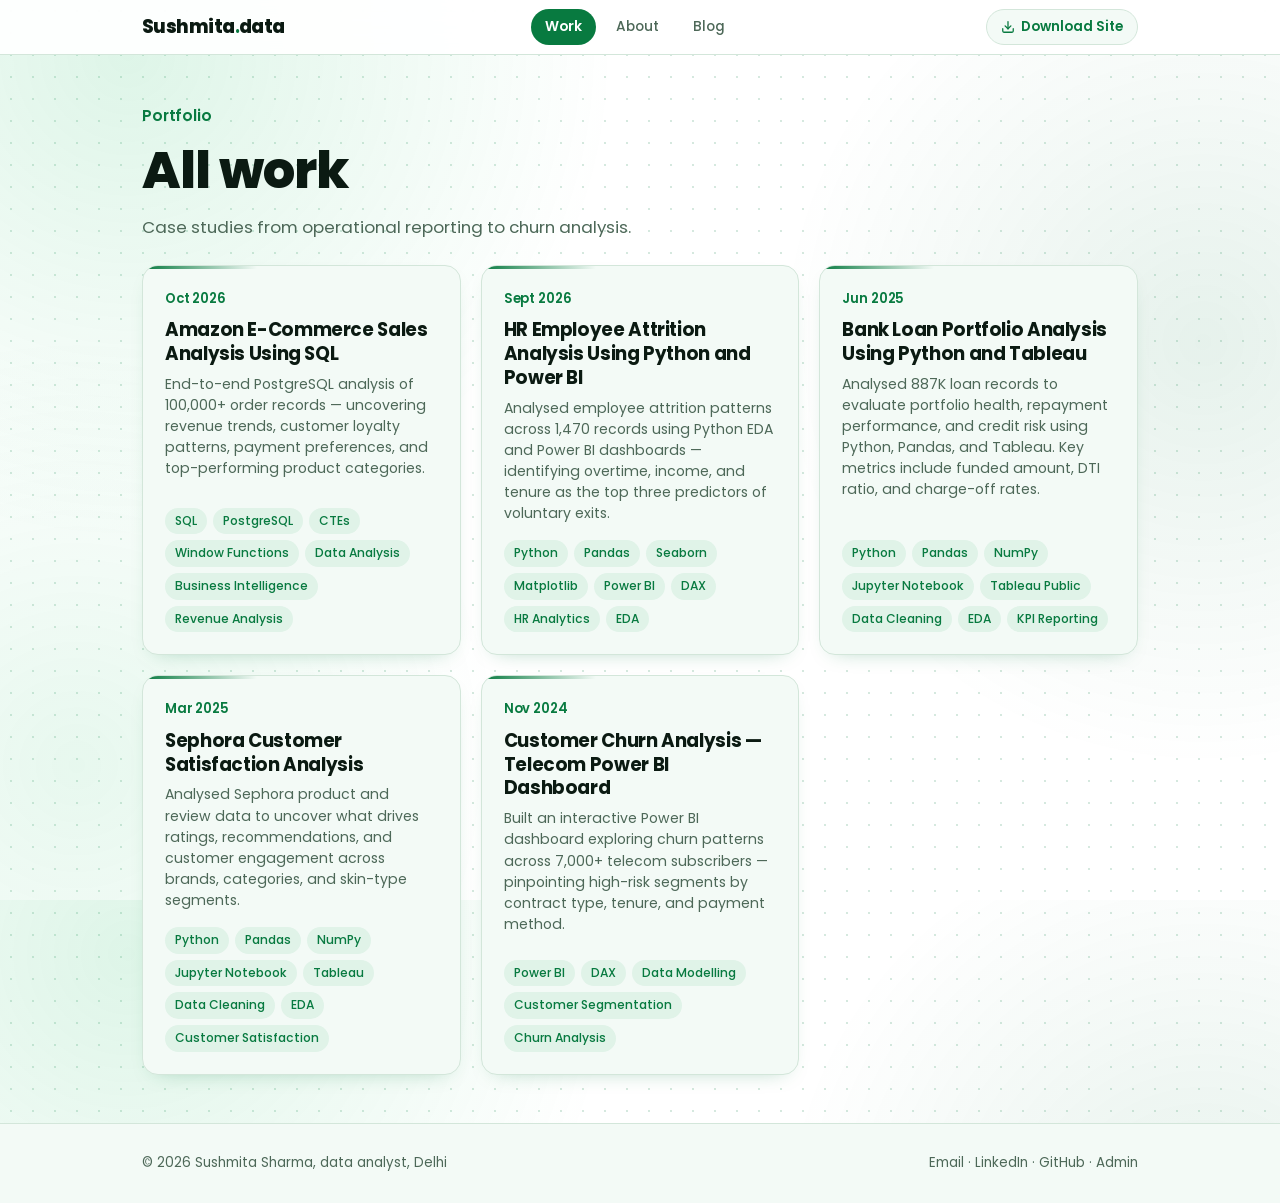
<file: work.html>
<!DOCTYPE html>
<html lang="en">
<head>
  <meta charset="utf-8">
  <meta name="viewport" content="width=device-width, initial-scale=1, viewport-fit=cover">
  <title>All Work | Data Analytics Case Studies by Sushmita Sharma</title>
  <meta name="description" content="Data analytics case studies by Sushmita Sharma: SLA dashboards, root-cause analysis and churn analysis with SQL, Python and Power BI.">
  <meta name="robots" content="index, follow">
  
  <!-- Open Graph / Social Meta -->
  <meta property="og:type" content="website">
  <meta property="og:title" content="All Work | Data Analytics Case Studies by Sushmita Sharma">
  <meta property="og:description" content="Data analytics case studies by Sushmita Sharma: SLA dashboards, root-cause analysis and churn analysis with SQL, Python and Power BI.">
  <meta name="theme-color" content="#ffffff">
  
  <link rel="icon" href="data:image/svg+xml,%3Csvg xmlns='http://www.w3.org/2000/svg' viewBox='0 0 100 100'%3E%3Crect width='100' height='100' rx='22' fill='%23ffffff' stroke='%23087a40' stroke-width='4'/%3E%3Ctext x='50' y='68' font-size='56' text-anchor='middle' fill='%23087a40' font-family='Arial' font-weight='700'%3ESS%3C/text%3E%3C/svg%3E">
  
  <!-- Typography Preconnect -->
  <link rel="preconnect" href="https://fonts.googleapis.com">
  <link rel="preconnect" href="https://fonts.gstatic.com" crossorigin>
  <link href="https://fonts.googleapis.com/css2?family=Poppins:wght@400;500;600;700;800&display=swap" rel="stylesheet">
  
  <!-- Modular Stylesheets -->
  <link rel="stylesheet" href="css/style.css">
</head>
<body data-kind="work">
  <!-- Accessibility Skip Link -->
  <a href="#app" class="skip-link">Skip to main content</a>

  <!-- Global Header -->
  <header>
    <div class="w">
      <a class="logo" href="index.html">Sushmita<b>.</b>data</a>
      <nav aria-label="Main Navigation">
        <a href="index.html" class="on" aria-current="page">Work</a>
        <a href="about.html">About</a>
        <a href="blog.html">Blog</a>
      </nav>
              <a class="btn-download-nav" href="#" download>
          <svg width="14" height="14" viewBox="0 0 24 24" fill="none" stroke="currentColor" stroke-width="2.2" stroke-linecap="round" stroke-linejoin="round" aria-hidden="true"><path d="M21 15v4a2 2 0 0 1-2 2H5a2 2 0 0 1-2-2v-4"/><polyline points="7 10 12 15 17 10"/><line x1="12" y1="15" x2="12" y2="3"/></svg>
          <span>Download Site</span>
        </a>
    </div>
  </header>

  <!-- Main Content -->
  <main id="app" tabindex="-1">
    <section class="no-border">
      <div class="w">
        <p class="kick">Portfolio</p>
        <h1 class="full-width">All work</h1>
        <p class="lead">Case studies from operational reporting to churn analysis.</p>
        <div class="grid" id="grid"></div>
      </div>
    </section>
  </main>

  <!-- Global Footer -->
  <footer>
    <div class="w">
      <span>&copy; <span id="yr">2026</span> Sushmita Sharma, data analyst, Delhi</span>
      <span>
        <a href="mailto:sushmitasharma741@gmail.com">Email</a> &middot;
        <a href="https://www.linkedin.com/in/sushmita-sharma-b5aa95200" rel="noopener" target="_blank">LinkedIn</a> &middot;
        <a href="https://github.com/Sushmita-Sharma1" rel="noopener" target="_blank">GitHub</a> &middot;
        <a href="admin.html">Admin</a>
      </span>
    </div>
  </footer>

  <!-- Scripts -->
  <script src="data/content.js"></script>
  <script src="js/app.js"></script>
  <script src="js/list.js"></script>
</body>
</html>
</file>
<file: css/style.css>
/**
 * Sushmita Sharma Portfolio - Core Design System & Global Styles
 * Architecture: Modular CSS with CSS Custom Properties, Modern Reset, and Fluid Typography
 * Author: Sushmita Sharma (Refactored to Staff Frontend Standard)
 */

/* ==========================================================================
   1. Design Tokens & CSS Variables
   ========================================================================== */
:root {
  /* Color Palette */
  --color-bg: #ffffff;
  --color-surface: #f3faf6;
  --color-surface-hover: #eaf5ef;
  --color-surface-2: #e0f3e8;
  --color-ink: #0b1a12;
  --color-ink-secondary: #2b4636;
  --color-mute: #4d6858;
  --color-line: #d3e6da;
  
  /* Brand Accents */
  --color-primary: #087a40;
  --color-primary-rgb: 8, 122, 64;
  --color-primary-hover: #065e31;
  --color-accent: #12b85a;
  --color-accent-rgb: 18, 184, 90;
  --color-accent-soft: #8fdcb0;

  /* Typography */
  --font-sans: 'Poppins', -apple-system, BlinkMacSystemFont, 'Segoe UI', Roboto, Helvetica, Arial, sans-serif;
  --font-mono: 'SFMono-Regular', Consolas, 'Liberation Mono', Menlo, monospace;
  --line-height-base: 1.7;
  --line-height-heading: 1.15;
  --letter-spacing-tight: -0.02em;

  /* Layout & Spacing */
  --max-width-content: 1040px;
  --max-width-prose: 720px;
  --header-height: 54px;
  --radius-sm: 8px;
  --radius-md: 12px;
  --radius-lg: 16px;
  --radius-xl: 22px;
  --radius-pill: 9999px;

  /* Shadows & Elevation */
  --shadow-sm: 0 2px 8px rgba(8, 122, 64, 0.08);
  --shadow-card: 0 8px 22px -14px rgba(8, 122, 64, 0.4);
  --shadow-card-hover: 0 14px 28px -12px rgba(8, 122, 64, 0.45);

  /* Transitions */
  --transition-fast: 0.15s cubic-bezier(0.4, 0, 0.2, 1);
  --transition-normal: 0.25s cubic-bezier(0.4, 0, 0.2, 1);
  --transition-smooth: 0.4s cubic-bezier(0.16, 1, 0.3, 1);

  /* Safe Area Insets for Modern Mobile Browsers */
  --safe-top: env(safe-area-inset-top, 0px);
  --safe-bottom: env(safe-area-inset-bottom, 0px);

  color-scheme: light;
}

/* ==========================================================================
   2. Modern Reset & Base Rules
   ========================================================================== */
*,
*::before,
*::after {
  box-sizing: border-box;
  margin: 0;
  padding: 0;
}

html {
  height: 100%;
  font-size: 16px;
  scroll-behavior: smooth;
  scroll-padding-top: calc(var(--header-height) + 24px + var(--safe-top));
  -webkit-text-size-adjust: 100%;
  padding-top: var(--safe-top);
  padding-bottom: var(--safe-bottom);
}

body {
  min-height: 100%;
  display: flex;
  flex-direction: column;
  background-color: var(--color-bg);
  background-image: 
    radial-gradient(circle at 10% 6%, rgba(var(--color-accent-rgb), 0.14), transparent 34%),
    radial-gradient(circle at 94% 38%, rgba(var(--color-primary-rgb), 0.10), transparent 32%),
    radial-gradient(circle at 6% 85%, rgba(var(--color-accent-rgb), 0.10), transparent 30%),
    radial-gradient(rgba(var(--color-primary-rgb), 0.17) 1px, transparent 1.2px);
  background-position: 0 0;
  background-size: auto, auto, auto, 22px 22px;
  color: var(--color-ink);
  font-family: var(--font-sans);
  font-size: 0.92rem;
  font-weight: 400;
  line-height: var(--line-height-base);
  text-rendering: optimizeLegibility;
  -webkit-font-smoothing: antialiased;
  -moz-osx-font-smoothing: grayscale;
}

/* Status bar protector on mobile */
body::before {
  content: "";
  position: fixed;
  inset: 0 0 auto;
  height: var(--safe-top);
  background: var(--color-bg);
  z-index: 100;
}

/* ==========================================================================
   3. Accessible Skip Link
   ========================================================================== */
.skip-link {
  position: absolute;
  top: -100px;
  left: 16px;
  background: var(--color-primary);
  color: #ffffff;
  padding: 8px 16px;
  border-radius: var(--radius-sm);
  font-weight: 600;
  font-size: 0.88rem;
  text-decoration: none;
  z-index: 999;
  transition: top var(--transition-fast);
}

.skip-link:focus {
  top: 16px;
  outline: 3px solid var(--color-accent);
  outline-offset: 2px;
}

/* Screen reader only utility */
.sr-only {
  position: absolute;
  width: 1px;
  height: 1px;
  padding: 0;
  margin: -1px;
  overflow: hidden;
  clip: rect(0, 0, 0, 0);
  white-space: nowrap;
  border: 0;
}

/* ==========================================================================
   4. Typography & Common Elements
   ========================================================================== */
h1, h2, h3, h4, h5, h6 {
  color: var(--color-ink);
  font-family: var(--font-sans);
  font-weight: 700;
  line-height: var(--line-height-heading);
  letter-spacing: var(--letter-spacing-tight);
}

h1 {
  font-size: clamp(1.9rem, 4.6vw, 3.2rem);
  font-weight: 800;
  max-width: 15em;
  margin-bottom: 12px;
}

h1.full-width {
  max-width: none;
}

h1 em {
  font-style: normal;
  color: var(--color-primary);
}

h2 {
  font-size: clamp(1.4rem, 3vw, 2rem);
  margin-bottom: 10px;
}

h3 {
  font-size: 1.25rem;
}

p {
  margin-bottom: 1rem;
}

p:last-child {
  margin-bottom: 0;
}

a {
  color: var(--color-primary);
  text-decoration: none;
  transition: color var(--transition-fast);
}

a:hover {
  color: var(--color-primary-hover);
}

:focus-visible {
  outline: 3px solid var(--color-primary);
  outline-offset: 3px;
}

/* Kicker / Subtitle */
.kick {
  color: var(--color-primary);
  font-weight: 600;
  font-size: 0.95rem;
  text-transform: none;
  letter-spacing: -0.01em;
  margin-bottom: 12px;
}

/* Lead paragraph */
.lead {
  font-size: 1.05rem;
  color: var(--color-mute);
  max-width: 34em;
  line-height: 1.6;
  margin-top: 14px;
  margin-bottom: 0;
}

.note {
  color: var(--color-mute);
  font-size: 0.9rem;
  line-height: 1.5;
}

/* ==========================================================================
   5. Layout & Containers
   ========================================================================== */
.w {
  width: 100%;
  max-width: var(--max-width-content);
  margin-left: auto;
  margin-right: auto;
  padding-left: 22px;
  padding-right: 22px;
}

#app {
  flex: 1 0 auto;
  outline: none;
}

section {
  padding: 48px 0;
  border-top: 1px solid var(--line, var(--color-line));
}

section.no-border,
section:first-of-type {
  border-top: 0;
}

.row {
  display: flex;
  gap: 12px;
  flex-wrap: wrap;
  align-items: center;
  margin-top: 24px;
}

/* ==========================================================================
   6. Header & Navigation
   ========================================================================== */
header {
  position: sticky;
  top: var(--safe-top);
  z-index: 50;
  background: rgba(255, 255, 255, 0.92);
  backdrop-filter: blur(12px);
  -webkit-backdrop-filter: blur(12px);
  border-bottom: 1px solid var(--color-line);
  transition: border-color var(--transition-fast);
}

header .w {
  display: flex;
  justify-content: space-between;
  align-items: center;
  height: var(--header-height);
}

.logo {
  font-weight: 800;
  font-size: 1.15rem;
  color: var(--color-ink);
  letter-spacing: -0.03em;
  text-decoration: none;
}

.logo b {
  color: var(--color-primary);
}

nav {
  display: flex;
  align-items: center;
  gap: 6px;
}

nav a {
  padding: 6px 14px;
  border-radius: var(--radius-pill);
  color: var(--color-mute);
  text-decoration: none;
  font-weight: 500;
  font-size: 0.86rem;
  transition: all var(--transition-fast);
}

nav a:hover {
  color: #ffffff;
  background: var(--color-primary);
}

nav a.on,
nav a[aria-current="page"] {
  color: #ffffff;
  background: var(--color-primary);
  font-weight: 600;
}

.btn-download-nav {
  display: inline-flex;
  align-items: center;
  gap: 6px;
  padding: 6px 14px;
  border-radius: var(--radius-pill);
  background: var(--color-surface);
  color: var(--color-primary);
  border: 1.5px solid var(--color-line);
  font-family: var(--font-sans);
  font-size: 0.84rem;
  font-weight: 600;
  text-decoration: none;
  transition: all var(--transition-fast);
  white-space: nowrap;
}

.btn-download-nav:hover {
  background: var(--color-primary);
  color: #ffffff;
  border-color: var(--color-primary);
  box-shadow: 0 4px 12px rgba(var(--color-primary-rgb), 0.22);
  transform: translateY(-1px);
}

.btn-download-nav svg {
  transition: transform var(--transition-fast);
}

.btn-download-nav:hover svg {
  transform: translateY(1.5px);
}

/* ==========================================================================
   7. Buttons & Form Controls
   ========================================================================== */
.btn,
button {
  font-family: var(--font-sans);
  font-size: 0.86rem;
  font-weight: 600;
  cursor: pointer;
  border-radius: var(--radius-pill);
  padding: 10px 22px;
  border: 2px solid var(--color-primary);
  background: var(--color-primary);
  color: #ffffff;
  text-decoration: none;
  display: inline-flex;
  align-items: center;
  justify-content: center;
  gap: 8px;
  line-height: 1.2;
  transition: background-color var(--transition-fast), border-color var(--transition-fast), color var(--transition-fast), transform var(--transition-fast);
}

.btn:hover,
button:hover:not(:disabled) {
  background: var(--color-primary-hover);
  border-color: var(--color-primary-hover);
  color: #ffffff;
}

.btn.o,
button.o,
.btn--outline {
  background: transparent;
  color: var(--color-primary);
}

.btn.o:hover,
button.o:hover:not(:disabled),
.btn--outline:hover {
  background: var(--color-primary);
  color: #ffffff;
}

button:disabled {
  opacity: 0.55;
  cursor: not-allowed;
}

/* Form Styles */
form {
  display: grid;
  gap: 16px;
  max-width: var(--max-width-prose);
}

label {
  font-weight: 500;
  font-size: 0.9rem;
  display: grid;
  gap: 6px;
  color: var(--color-ink);
}

input,
select,
textarea {
  font-family: var(--font-sans);
  font-size: 0.96rem;
  background: var(--color-surface);
  color: var(--color-ink);
  border: 1px solid var(--color-line);
  border-radius: var(--radius-md);
  padding: 11px 14px;
  width: 100%;
  transition: border-color var(--transition-fast), box-shadow var(--transition-fast);
}

input:focus,
select:focus,
textarea:focus {
  outline: none;
  border-color: var(--color-primary);
  box-shadow: 0 0 0 3px rgba(var(--color-primary-rgb), 0.15);
}

textarea {
  min-height: 180px;
  resize: vertical;
}

/* ==========================================================================
   8. Cards & Chips
   ========================================================================== */
.grid {
  display: grid;
  grid-template-columns: repeat(auto-fill, minmax(280px, 1fr));
  gap: 20px;
  margin-top: 24px;
}

.card {
  display: flex;
  flex-direction: column;
  background: var(--color-surface);
  border: 1px solid var(--color-line);
  border-radius: var(--radius-lg);
  padding: 22px;
  text-decoration: none;
  color: var(--color-ink);
  transition: border-color var(--transition-normal), transform var(--transition-normal), box-shadow var(--transition-normal);
  position: relative;
  overflow: hidden;
  box-shadow: var(--shadow-card);
}

.card::before {
  content: "";
  position: absolute;
  left: 0;
  top: 0;
  height: 3px;
  width: 36%;
  background: linear-gradient(90deg, var(--color-primary), transparent);
  transition: width var(--transition-smooth);
}

.card:hover {
  border-color: var(--color-primary);
  transform: translateY(-4px);
  box-shadow: var(--shadow-card-hover);
}

.card:hover::before {
  width: 100%;
}

.card small {
  color: var(--color-primary);
  font-weight: 600;
  font-size: 0.82rem;
  letter-spacing: -0.01em;
}

.card h3 {
  font-size: 1.15rem;
  margin: 8px 0;
  line-height: 1.3;
}

.card p {
  color: var(--color-mute);
  font-size: 0.88rem;
  line-height: 1.5;
  margin: 0 0 16px;
  flex-grow: 1;
}

.chips {
  display: flex;
  flex-wrap: wrap;
  gap: 6px;
  margin-top: auto;
}

.chips span {
  font-size: 0.76rem;
  font-weight: 500;
  padding: 3px 10px;
  border-radius: var(--radius-pill);
  background: var(--color-surface-2);
  color: var(--color-primary);
}

/* ==========================================================================
   9. Footer
   ========================================================================== */
footer {
  border-top: 1px solid var(--color-line);
  background: var(--color-surface);
  padding: 28px 0;
  color: var(--color-mute);
  font-size: 0.84rem;
  margin-top: auto;
}

footer .w {
  display: flex;
  justify-content: space-between;
  align-items: center;
  flex-wrap: wrap;
  gap: 14px;
}

footer a {
  color: var(--color-mute);
  text-decoration: none;
  transition: color var(--transition-fast);
}

footer a:hover {
  color: var(--color-primary);
}

/* ==========================================================================
   10. Responsive & Accessibility Queries
   ========================================================================== */
@media (max-width: 820px) {
  header .w {
    height: auto;
    padding-top: 10px;
    padding-bottom: 10px;
    flex-wrap: wrap;
    gap: 8px;
  }

  .grid {
    grid-template-columns: 1fr;
  }
}

@media (prefers-reduced-motion: reduce) {
  html {
    scroll-behavior: auto;
  }

  *,
  *::before,
  *::after {
    animation-duration: 0.01ms !important;
    animation-iteration-count: 1 !important;
    transition-duration: 0.01ms !important;
    scroll-behavior: auto !important;
  }
}
</file>
<file: css/home.css>
/**
 * Sushmita Sharma Portfolio - Home Page Styles
 * Styles for Hero, Interactive SVG Visuals, Stats Grid, and Scroll Story
 */

/* ==========================================================================
   1. Hero Section
   ========================================================================== */
.hero {
  position: relative;
  padding: 60px 0 54px;
  overflow: hidden;
}

.hero::before {
  content: "";
  position: absolute;
  right: -80px;
  top: -90px;
  width: 380px;
  height: 380px;
  border-radius: 50%;
  background: radial-gradient(circle, rgba(var(--color-accent-rgb), 0.28), transparent 66%);
  pointer-events: none;
}

.hero::after {
  content: "";
  position: absolute;
  right: 9%;
  top: 34px;
  width: 190px;
  height: 190px;
  border-radius: 50%;
  border: 2px dashed rgba(var(--color-primary-rgb), 0.35);
  animation: spin 40s linear infinite;
  pointer-events: none;
}

@keyframes spin {
  to {
    transform: rotate(360deg);
  }
}

.hero-chart-svg {
  position: absolute;
  right: 0;
  bottom: 0;
  width: 100%;
  height: 70%;
  opacity: 0.55;
  pointer-events: none;
}

.hero-chart-path {
  fill: none;
  stroke: var(--color-primary);
  stroke-width: 2.5;
  stroke-dasharray: 2600;
  stroke-dashoffset: 2600;
  animation: drawTrend 4.5s ease-out 0.3s forwards;
}

@keyframes drawTrend {
  to {
    stroke-dashoffset: 0;
  }
}

.hero .w {
  position: relative;
  z-index: 1;
}

/* ==========================================================================
   2. Stats Grid
   ========================================================================== */
.stats {
  display: flex;
  gap: 32px;
  flex-wrap: wrap;
  margin-top: 36px;
}

.stat-item {
  display: flex;
  flex-direction: column;
}

.stat-item b {
  display: block;
  font-size: 1.85rem;
  font-weight: 800;
  color: var(--color-primary);
  line-height: 1;
  letter-spacing: -0.02em;
}

.stat-item span {
  font-size: 0.88rem;
  color: var(--color-mute);
  margin-top: 4px;
}

/* ==========================================================================
   3. Sections Backgrounds
   ========================================================================== */
#story {
  background: linear-gradient(180deg, rgba(var(--color-primary-rgb), 0.08), rgba(255, 255, 255, 0));
}

#cases {
  background: repeating-linear-gradient(135deg, transparent 0 14px, rgba(var(--color-primary-rgb), 0.04) 14px 15px);
}

/* ==========================================================================
   4. Interactive Scroll Story
   ========================================================================== */
.story {
  display: grid;
  grid-template-columns: 1fr 1fr;
  gap: 48px;
  margin-top: 24px;
}

.stage {
  position: sticky;
  top: 96px;
  height: min(56vh, 400px);
  align-self: start;
  background: 
    linear-gradient(var(--color-line) 1px, transparent 1px) 0 0 / 100% 36px,
    linear-gradient(90deg, var(--color-line) 1px, transparent 1px) 0 0 / 36px 100%,
    var(--color-surface);
  border: 1px solid var(--color-line);
  border-radius: var(--radius-lg);
  overflow: hidden;
  box-shadow: var(--shadow-sm);
}

.stage i {
  position: absolute;
  width: 12px;
  height: 12px;
  margin: -6px;
  border-radius: 50%;
  transition: left 0.9s cubic-bezier(0.3, 0.7, 0.2, 1),
              top 0.9s cubic-bezier(0.3, 0.7, 0.2, 1),
              background 0.6s,
              opacity 0.6s;
}

.stage small {
  position: absolute;
  left: 18px;
  bottom: 14px;
  color: var(--color-mute);
  font-size: 0.8rem;
  font-weight: 500;
  pointer-events: none;
}

.ch {
  min-height: 52vh;
  display: flex;
  flex-direction: column;
  justify-content: center;
  opacity: 0.35;
  transition: opacity var(--transition-smooth);
}

.ch.on {
  opacity: 1;
}

.ch .n {
  font-size: 2.8rem;
  font-weight: 800;
  color: var(--color-line);
  line-height: 1;
  transition: color var(--transition-fast);
}

.ch.on .n {
  color: var(--color-primary);
}

.ch h3 {
  font-size: 1.4rem;
  margin: 6px 0 10px;
}

.ch p {
  color: var(--color-mute);
  font-size: 0.94rem;
  margin: 0 0 12px;
  max-width: 32em;
}

/* ==========================================================================
   5. Responsive
   ========================================================================== */
@media (max-width: 820px) {
  .story {
    grid-template-columns: 1fr;
    gap: 28px;
  }

  .stage {
    height: 240px;
    top: calc(var(--header-height) + 12px);
    z-index: 10;
  }

  .ch {
    min-height: 44vh;
  }

  .stats {
    gap: 20px;
  }
}
</file>
<file: css/about.css>
/**
 * Sushmita Sharma Portfolio - About Page Styles
 * Styles for Profile Grid, Monogram Badge, Career Timeline, and Skills Matrix
 */

/* ==========================================================================
   1. About Layout
   ========================================================================== */
.about-hero-title {
  font-size: clamp(2.2rem, 5vw, 3.8rem);
  font-weight: 800;
  max-width: none;
}

.about {
  display: grid;
  grid-template-columns: 170px 1fr;
  gap: 36px;
  align-items: start;
  margin-top: 36px;
}

.about-content .lead {
  margin-top: 0;
  margin-bottom: 16px;
}

.about-bio {
  color: var(--color-mute);
  max-width: 38em;
  font-size: 0.95rem;
  margin-bottom: 24px;
}

/* ==========================================================================
   2. Monogram Badge
   ========================================================================== */
.mono {
  width: 140px;
  height: 140px;
  border-radius: 50%;
  border: 3px solid var(--color-primary);
  box-shadow: 0 0 0 8px var(--color-surface-2);
  display: grid;
  place-items: center;
  font-size: 2.8rem;
  font-weight: 800;
  color: var(--color-primary);
  background: radial-gradient(circle, var(--color-surface-2), var(--color-surface));
  user-select: none;
}

/* ==========================================================================
   3. Career Timeline
   ========================================================================== */
.tl {
  border-left: 2px solid var(--color-accent);
  padding-left: 24px;
  margin-top: 24px;
  margin-bottom: 32px;
  display: grid;
  gap: 16px;
}

.tl-item {
  position: relative;
}

.tl-role {
  color: var(--color-ink);
  font-weight: 600;
  font-size: 0.98rem;
}

.tl-company {
  color: var(--color-mute);
  font-size: 0.88rem;
  margin-bottom: 4px;
}

.tl-desc {
  color: var(--color-mute);
  font-size: 0.9rem;
  margin: 0;
}

/* ==========================================================================
   4. Toolkit & Skills
   ========================================================================== */
.about-section-heading {
  font-size: 1.7rem;
  margin-top: 40px;
  margin-bottom: 16px;
}

.chips.skills {
  margin-bottom: 32px;
}

.chips.skills span {
  padding: 6px 14px;
  font-size: 0.82rem;
  font-weight: 500;
}

/* ==========================================================================
   5. Responsive
   ========================================================================== */
@media (max-width: 820px) {
  .about {
    grid-template-columns: 1fr;
    gap: 24px;
  }

  .mono {
    margin: 0 auto;
  }
}
</file>
<file: css/admin.css>
/**
 * Sushmita Sharma Portfolio - Admin & Setup Styles
 * Styles for Authentication Gate, Sync Management, CMS Editor, and Entry Listing
 */

/* ==========================================================================
   1. Admin Layout & Gate
   ========================================================================== */
.admin-header {
  margin-bottom: 24px;
}

.admin-header h1 {
  max-width: none;
}

#gate {
  max-width: 480px;
}

.auth-form {
  margin-top: 24px;
}

.auth-status {
  min-height: 24px;
  font-weight: 500;
  margin-top: 12px;
}

.auth-status:not(:empty) {
  padding: 10px 14px;
  border-radius: var(--radius-sm);
  background: var(--color-surface-2);
  color: var(--color-primary);
}

/* ==========================================================================
   2. Admin Control Bar & Connection Card
   ========================================================================== */
.session-bar {
  display: flex;
  justify-content: space-between;
  align-items: center;
  margin: 12px 0 20px;
  padding: 8px 16px;
  background: var(--color-surface);
  border: 1px solid var(--color-line);
  border-radius: var(--radius-md);
}

.connection-card {
  transform: none !important;
  margin: 0 0 32px;
  background: var(--color-surface);
}

.connection-card h3 {
  font-size: 1.2rem;
  margin-bottom: 6px;
}

.connection-card details {
  margin-top: 10px;
}

.connection-card summary {
  cursor: pointer;
  user-select: none;
  font-weight: 600;
  color: var(--color-primary);
  margin-bottom: 8px;
}

.connection-card summary:hover {
  text-decoration: underline;
}

.connection-card .button-row {
  display: flex;
  gap: 10px;
  flex-wrap: wrap;
  margin-top: 16px;
}

/* ==========================================================================
   3. Content Editor & Form
   ========================================================================== */
.editor-layout {
  display: grid;
  grid-template-columns: 1fr;
  gap: 40px;
}

.form-actions {
  display: flex;
  gap: 12px;
  align-items: center;
  margin-top: 8px;
}

/* ==========================================================================
   4. CMS Entries List
   ========================================================================== */
.entries-container {
  max-width: var(--max-width-prose);
  margin-top: 40px;
}

.entries-heading {
  font-size: 1.4rem;
  margin-bottom: 16px;
  border-bottom: 2px solid var(--color-line);
  padding-bottom: 8px;
}

.entries-list {
  display: grid;
  gap: 8px;
}

.li {
  display: flex;
  justify-content: space-between;
  align-items: center;
  gap: 14px;
  padding: 14px 16px;
  background: var(--color-surface);
  border: 1px solid var(--color-line);
  border-radius: var(--radius-md);
  transition: border-color var(--transition-fast);
}

.li:hover {
  border-color: var(--color-primary);
}

.li-title {
  font-weight: 500;
  color: var(--color-ink);
  overflow: hidden;
  text-overflow: ellipsis;
  white-space: nowrap;
}

.li-type-badge {
  font-size: 0.75rem;
  font-weight: 600;
  text-transform: uppercase;
  padding: 2px 8px;
  border-radius: var(--radius-pill);
  background: var(--color-surface-2);
  color: var(--color-primary);
  margin-right: 8px;
}

.li-actions {
  display: flex;
  gap: 8px;
  flex-shrink: 0;
}

.li-actions button {
  padding: 6px 14px;
  font-size: 0.82rem;
}

/* ==========================================================================
   5. Setup Page Specifics
   ========================================================================== */
.setup-output {
  min-height: 180px;
  font-family: var(--font-mono);
  font-size: 0.88rem;
  line-height: 1.5;
  background: var(--color-surface);
  color: var(--color-ink);
  margin-top: 16px;
}

/* ==========================================================================
   8. Images & Documents Attachment Upload
   ========================================================================== */

/* Drop-zone (click or OS drag-and-drop) */
.attach-dropzone {
  position: relative;
  border: 2px dashed var(--color-line);
  border-radius: var(--radius-md);
  background: var(--color-surface);
  transition: border-color var(--transition-fast), background var(--transition-fast);
  overflow: hidden;
  cursor: pointer;
}

.attach-dropzone:hover,
.attach-dropzone.dragover {
  border-color: var(--color-primary);
  background: var(--color-surface-hover);
}

/* Invisible native file input covering the whole zone */
.attach-file-input {
  position: absolute;
  inset: 0;
  width: 100%;
  height: 100%;
  opacity: 0;
  cursor: pointer;
  z-index: 2;
  border: none !important;
  border-radius: 0 !important;
  background: none !important;
  padding: 0 !important;
}

.attach-dropzone-prompt {
  display: flex;
  flex-direction: column;
  align-items: center;
  justify-content: center;
  gap: 8px;
  padding: 24px 20px;
  text-align: center;
  color: var(--color-mute);
  pointer-events: none;
  font-size: 0.9rem;
  font-weight: 500;
}

.attach-dropzone-prompt svg {
  color: var(--color-primary);
  opacity: 0.65;
  margin-bottom: 2px;
}

.attach-dropzone-prompt small {
  font-size: 0.78rem;
  font-weight: 400;
  opacity: 0.75;
}

/* Sortable card grid */
.attach-grid {
  display: grid;
  grid-template-columns: repeat(auto-fill, minmax(120px, 1fr));
  gap: 10px;
  margin-top: 12px;
}

/* Individual card */
.attach-card {
  position: relative;
  background: var(--color-surface);
  border: 1.5px solid var(--color-line);
  border-radius: var(--radius-md);
  padding: 8px;
  display: flex;
  flex-direction: column;
  align-items: center;
  gap: 6px;
  cursor: grab;
  transition: border-color var(--transition-fast), box-shadow var(--transition-fast), opacity var(--transition-fast);
  user-select: none;
}

.attach-card:hover {
  border-color: var(--color-primary);
  box-shadow: var(--shadow-sm);
}

.attach-card.is-dragging {
  opacity: 0.4;
  cursor: grabbing;
}

.attach-card.drag-over {
  border-color: var(--color-accent);
  box-shadow: 0 0 0 3px rgba(var(--color-accent-rgb), 0.25);
}

/* Order number badge (top-left) */
.ac-order {
  position: absolute;
  top: 5px;
  left: 7px;
  font-size: 0.7rem;
  font-weight: 700;
  color: var(--color-primary);
  background: var(--color-surface-2);
  border-radius: var(--radius-pill);
  padding: 1px 6px;
  line-height: 1.4;
}

/* Drag handle (top centre, subtle) */
.ac-drag-handle {
  color: var(--color-mute);
  opacity: 0.5;
  margin-top: 2px;
}

/* Remove button (top-right ×) */
.ac-remove {
  position: absolute;
  top: 5px;
  right: 5px;
  width: 20px;
  height: 20px;
  padding: 0;
  border-radius: var(--radius-pill);
  background: var(--color-surface-2);
  border: 1px solid var(--color-line);
  color: var(--color-mute);
  display: flex;
  align-items: center;
  justify-content: center;
  cursor: pointer;
  transition: background var(--transition-fast), color var(--transition-fast);
  z-index: 1;
}

.ac-remove:hover {
  background: #fde8e8;
  color: #c0392b;
  border-color: #c0392b;
}

/* Image thumbnail */
.ac-thumb {
  width: 100%;
  aspect-ratio: 1;
  object-fit: cover;
  border-radius: var(--radius-sm);
  background: var(--color-surface-2);
}

/* Document icon placeholder */
.ac-doc-icon {
  width: 100%;
  aspect-ratio: 1;
  display: flex;
  align-items: center;
  justify-content: center;
  background: var(--color-surface-2);
  border-radius: var(--radius-sm);
  color: var(--color-primary);
  opacity: 0.7;
}

/* Filename */
.ac-name {
  font-size: 0.72rem;
  color: var(--color-ink-secondary);
  text-align: center;
  width: 100%;
  overflow: hidden;
  text-overflow: ellipsis;
  white-space: nowrap;
  line-height: 1.3;
}

/* "saved" badge for existing paths */
.ac-saved-badge {
  font-size: 0.65rem;
  font-weight: 600;
  text-transform: uppercase;
  padding: 1px 6px;
  border-radius: var(--radius-pill);
  background: var(--color-surface-2);
  color: var(--color-primary);
  letter-spacing: 0.03em;
}

/* ==========================================================================
   7. Video Upload Field
   ========================================================================== */
#video-upload-field {
  display: grid;
  gap: 8px;
}

.video-upload-box {
  position: relative;
  border: 2px dashed var(--color-line);
  border-radius: var(--radius-md);
  background: var(--color-surface);
  transition: border-color var(--transition-fast);
  overflow: hidden;
  min-height: 100px;
}

.video-upload-box:focus-within,
.video-upload-box:hover {
  border-color: var(--color-primary);
}

/* Hidden native file input — covers the entire box so the whole area is clickable */
.video-file-input {
  position: absolute;
  inset: 0;
  width: 100%;
  height: 100%;
  opacity: 0;
  cursor: pointer;
  z-index: 2;
  /* Reset shared input styles */
  border: none;
  border-radius: 0;
  background: none;
  padding: 0;
}

.video-upload-prompt {
  display: flex;
  flex-direction: column;
  align-items: center;
  justify-content: center;
  gap: 10px;
  padding: 28px 20px;
  text-align: center;
  color: var(--color-mute);
  pointer-events: none; /* clicks fall through to the hidden input */
}

.video-upload-prompt svg {
  color: var(--color-primary);
  opacity: 0.6;
}

.video-upload-prompt small {
  font-size: 0.8rem;
  opacity: 0.7;
}

/* Preview shown after a file is selected */
.video-preview-wrap {
  display: grid;
  gap: 10px;
  padding: 14px;
  position: relative;
  z-index: 1;
}

.video-preview-player {
  width: 100%;
  border-radius: var(--radius-sm);
  background: #000;
  max-height: 240px;
}

.video-meta {
  font-size: 0.82rem;
  color: var(--color-mute);
  word-break: break-all;
}

.video-clear-btn {
  align-self: start;
  padding: 6px 14px;
  font-size: 0.8rem;
}

/* "Current video" row shown when editing an entry with an existing videoPath */
.video-current {
  display: flex;
  align-items: center;
  gap: 10px;
  flex-wrap: wrap;
  padding: 8px 12px;
  background: var(--color-surface-2);
  border-radius: var(--radius-sm);
  font-size: 0.85rem;
}

.video-current-path {
  font-family: var(--font-mono);
  font-size: 0.82rem;
  color: var(--color-ink-secondary);
  word-break: break-all;
  flex: 1;
}
</file>
<file: css/detail.css>
/**
 * Sushmita Sharma Portfolio - Case Study & Blog Post Detail Styles
 * Prose Typography, Back Navigation, Metadata, and Markdown Rendered Output
 */

/* ==========================================================================
   1. Article Container
   ========================================================================== */
.art {
  max-width: 680px;
  padding: 40px 22px 36px;
  margin: 0 auto;
}

.art-back {
  display: inline-flex;
  align-items: center;
  gap: 6px;
  color: var(--color-primary);
  font-weight: 500;
  font-size: 0.9rem;
  margin-bottom: 24px;
  text-decoration: none;
  transition: transform var(--transition-fast);
}

.art-back:hover {
  transform: translateX(-4px);
}

.art .meta {
  color: var(--color-mute);
  font-size: 0.9rem;
  font-weight: 500;
  margin-top: 12px;
  margin-bottom: 8px;
}

.art h1 {
  font-size: clamp(1.7rem, 3.8vw, 2.4rem);
  max-width: none;
  margin: 8px 0 16px;
  line-height: 1.2;
}

.art .chips {
  margin-bottom: 28px;
}

/* ==========================================================================
   2. Prose & Markdown Content Styling
   ========================================================================== */
.art-body {
  margin-top: 28px;
  margin-bottom: 36px;
}

.art-body h2 {
  font-size: 1.25rem;
  margin: 28px 0 10px;
  color: var(--color-primary);
  letter-spacing: -0.01em;
}

.art-body h3 {
  font-size: 1.1rem;
  margin: 20px 0 8px;
}

.art-body p,
.art-body li {
  color: var(--color-ink-secondary);
  font-size: 0.95rem;
  line-height: 1.75;
}

.art-body p {
  margin-bottom: 1.2rem;
}

.art-body ul {
  margin: 12px 0 20px 24px;
}

.art-body li {
  margin-bottom: 6px;
}

.art-body strong,
.art-body b {
  color: var(--color-ink);
  font-weight: 600;
}

/* ==========================================================================
   3. Call To Action Footer
   ========================================================================== */
.art-cta-section {
  border-top: 1px solid var(--color-line);
  padding-top: 28px;
  margin-top: 36px;
}

/* ==========================================================================
   4. Live Dashboard Embed
   ========================================================================== */
.dashboard-section {
  margin-top: 40px;
  border-top: 1px solid var(--color-line);
  padding-top: 28px;
}

.dashboard-header {
  display: flex;
  align-items: center;
  justify-content: space-between;
  flex-wrap: wrap;
  gap: 12px;
  margin-bottom: 16px;
}

.dashboard-title {
  font-size: 1.15rem;
  color: var(--color-ink);
  margin: 0;
}

.dashboard-open-btn {
  font-size: 0.82rem;
  padding: 8px 16px;
  gap: 6px;
}

.dashboard-iframe-wrap {
  position: relative;
  width: 100%;
  padding-top: 56.25%; /* 16:9 aspect ratio */
  border-radius: var(--radius-lg);
  overflow: hidden;
  border: 1px solid var(--color-line);
  box-shadow: var(--shadow-card);
  background: var(--color-surface);
}

.dashboard-iframe {
  position: absolute;
  inset: 0;
  width: 100%;
  height: 100%;
  border: none;
}

/* Fallback shown when the site blocks iframe embedding */
.dashboard-blocked {
  position: absolute;
  inset: 0;
  display: flex;
  flex-direction: column;
  align-items: center;
  justify-content: center;
  gap: 14px;
  padding: 32px 24px;
  text-align: center;
  background: var(--color-surface);
  color: var(--color-mute);
}

.dashboard-blocked svg {
  opacity: 0.4;
  color: var(--color-primary);
}

.dashboard-blocked p {
  font-size: 0.92rem;
  color: var(--color-mute);
  max-width: 28em;
  margin: 0;
}

/* ==========================================================================
   6. Attachments — Image Gallery & Document Links
   ========================================================================== */
.attach-section {
  margin-top: 40px;
  border-top: 1px solid var(--color-line);
  padding-top: 28px;
}

.attach-section-title {
  font-size: 1.15rem;
  color: var(--color-ink);
  margin-bottom: 18px;
}

/* Responsive image grid */
.attach-image-grid {
  display: grid;
  grid-template-columns: repeat(auto-fill, minmax(200px, 1fr));
  gap: 12px;
  margin-bottom: 20px;
}

.attach-figure {
  margin: 0;
  overflow: hidden;
  border-radius: var(--radius-md);
  border: 1px solid var(--color-line);
  box-shadow: var(--shadow-sm);
  background: var(--color-surface);
  aspect-ratio: 4/3;
}

.attach-img-link {
  display: block;
  width: 100%;
  height: 100%;
}

.attach-img {
  width: 100%;
  height: 100%;
  object-fit: cover;
  display: block;
  transition: transform var(--transition-normal), opacity var(--transition-normal);
}

.attach-img-link:hover .attach-img {
  transform: scale(1.03);
  opacity: 0.92;
}

/* Document download cards */
.attach-doc-list {
  display: grid;
  gap: 8px;
}

.attach-doc-card {
  display: flex;
  align-items: center;
  gap: 12px;
  padding: 12px 16px;
  background: var(--color-surface);
  border: 1px solid var(--color-line);
  border-radius: var(--radius-md);
  text-decoration: none;
  color: var(--color-ink);
  transition: border-color var(--transition-fast), box-shadow var(--transition-fast), transform var(--transition-fast);
}

.attach-doc-card:hover {
  border-color: var(--color-primary);
  box-shadow: var(--shadow-sm);
  transform: translateX(3px);
  color: var(--color-ink);
}

.attach-doc-ext {
  font-size: 0.68rem;
  font-weight: 700;
  letter-spacing: 0.04em;
  color: #fff;
  background: var(--color-primary);
  padding: 3px 7px;
  border-radius: var(--radius-sm);
  flex-shrink: 0;
  min-width: 36px;
  text-align: center;
}

.attach-doc-name {
  font-size: 0.88rem;
  font-weight: 500;
  flex: 1;
  overflow: hidden;
  text-overflow: ellipsis;
  white-space: nowrap;
}

.attach-doc-dl {
  color: var(--color-mute);
  flex-shrink: 0;
  opacity: 0.6;
  transition: opacity var(--transition-fast);
}

.attach-doc-card:hover .attach-doc-dl {
  opacity: 1;
  color: var(--color-primary);
}

/* Single-image full-width layout */
.attach-image-grid:has(.attach-figure:only-child) {
  grid-template-columns: 1fr;
}

.attach-image-grid:has(.attach-figure:only-child) .attach-figure {
  aspect-ratio: 16/9;
  max-height: 460px;
}

@media (max-width: 600px) {
  .attach-image-grid {
    grid-template-columns: repeat(auto-fill, minmax(140px, 1fr));
  }
}
.project-video-section {
  margin-top: 40px;
  border-top: 1px solid var(--color-line);
  padding-top: 28px;
}

.project-video-wrap {
  border-radius: var(--radius-lg);
  overflow: hidden;
  border: 1px solid var(--color-line);
  box-shadow: var(--shadow-card);
  background: #000;
  line-height: 0; /* prevent gap under video */
}

.project-video-player {
  width: 100%;
  max-height: 520px;
  display: block;
  background: #000;
}
</file>
